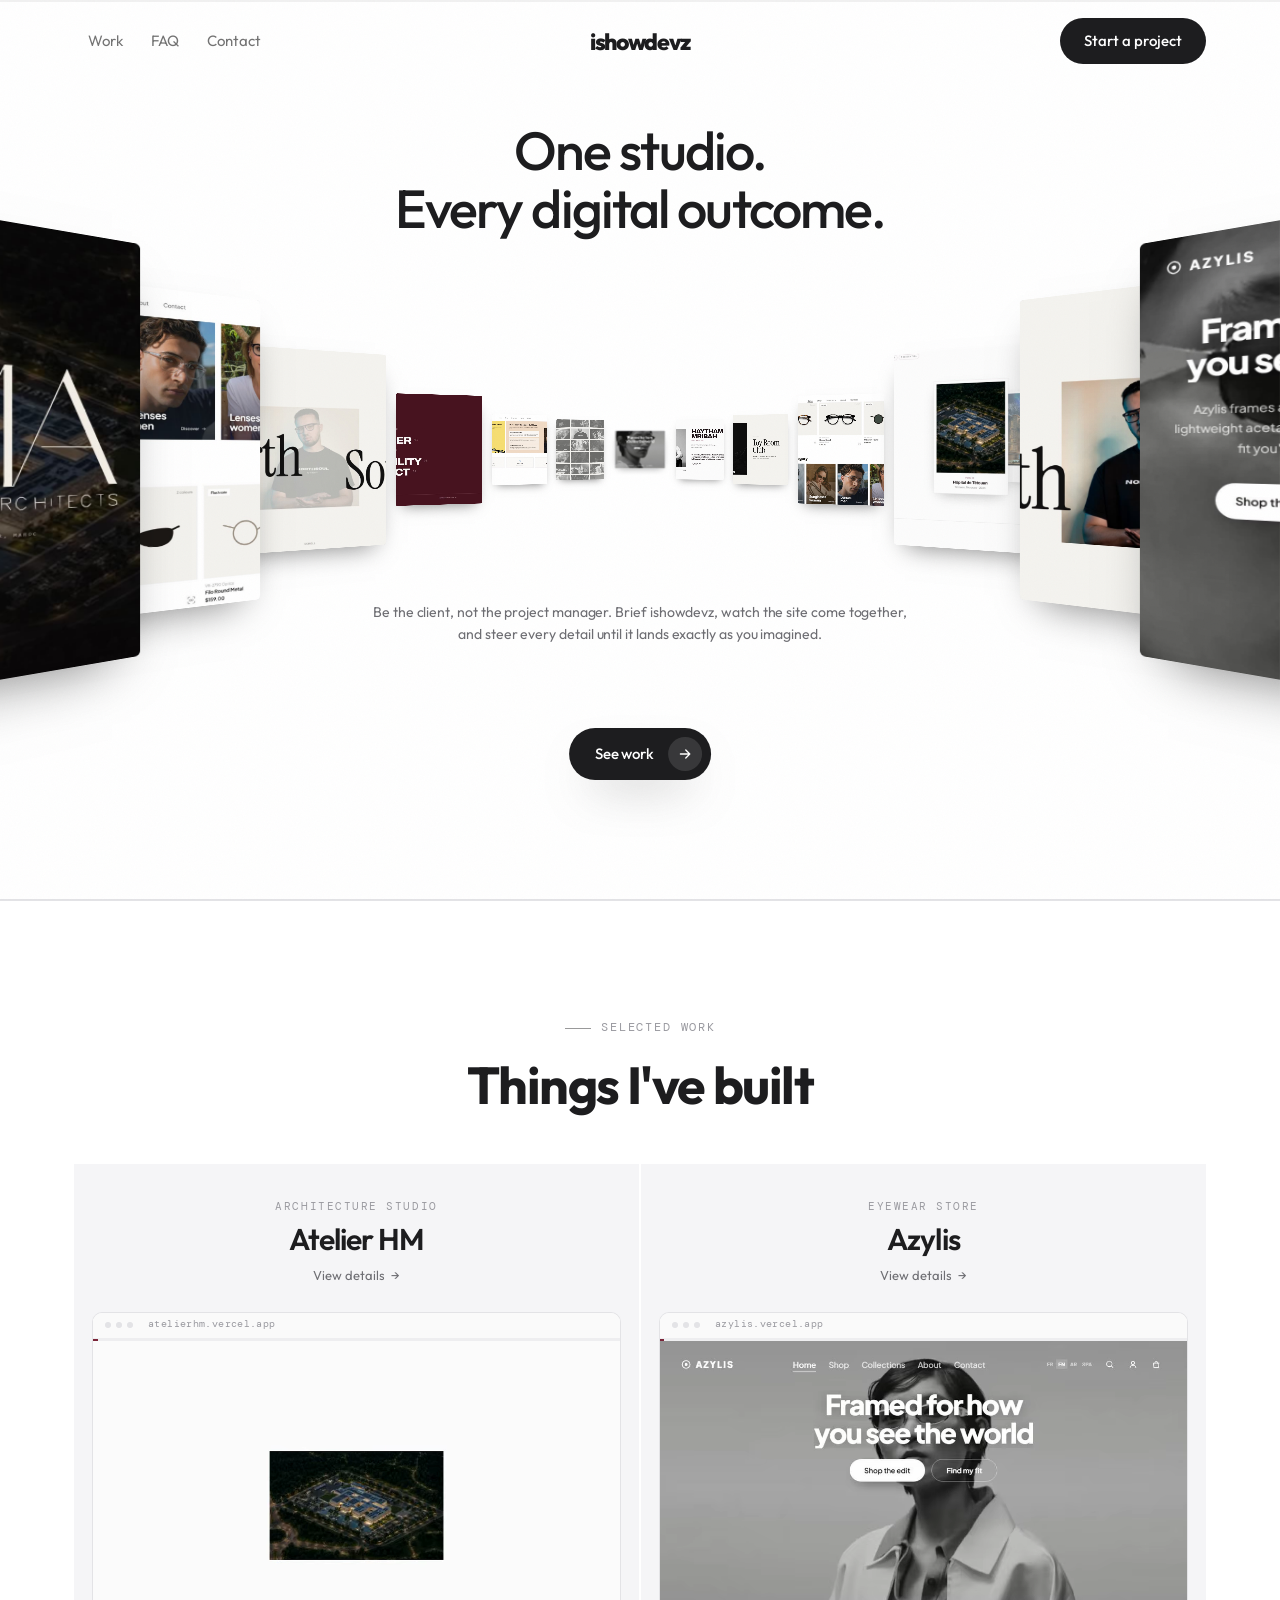
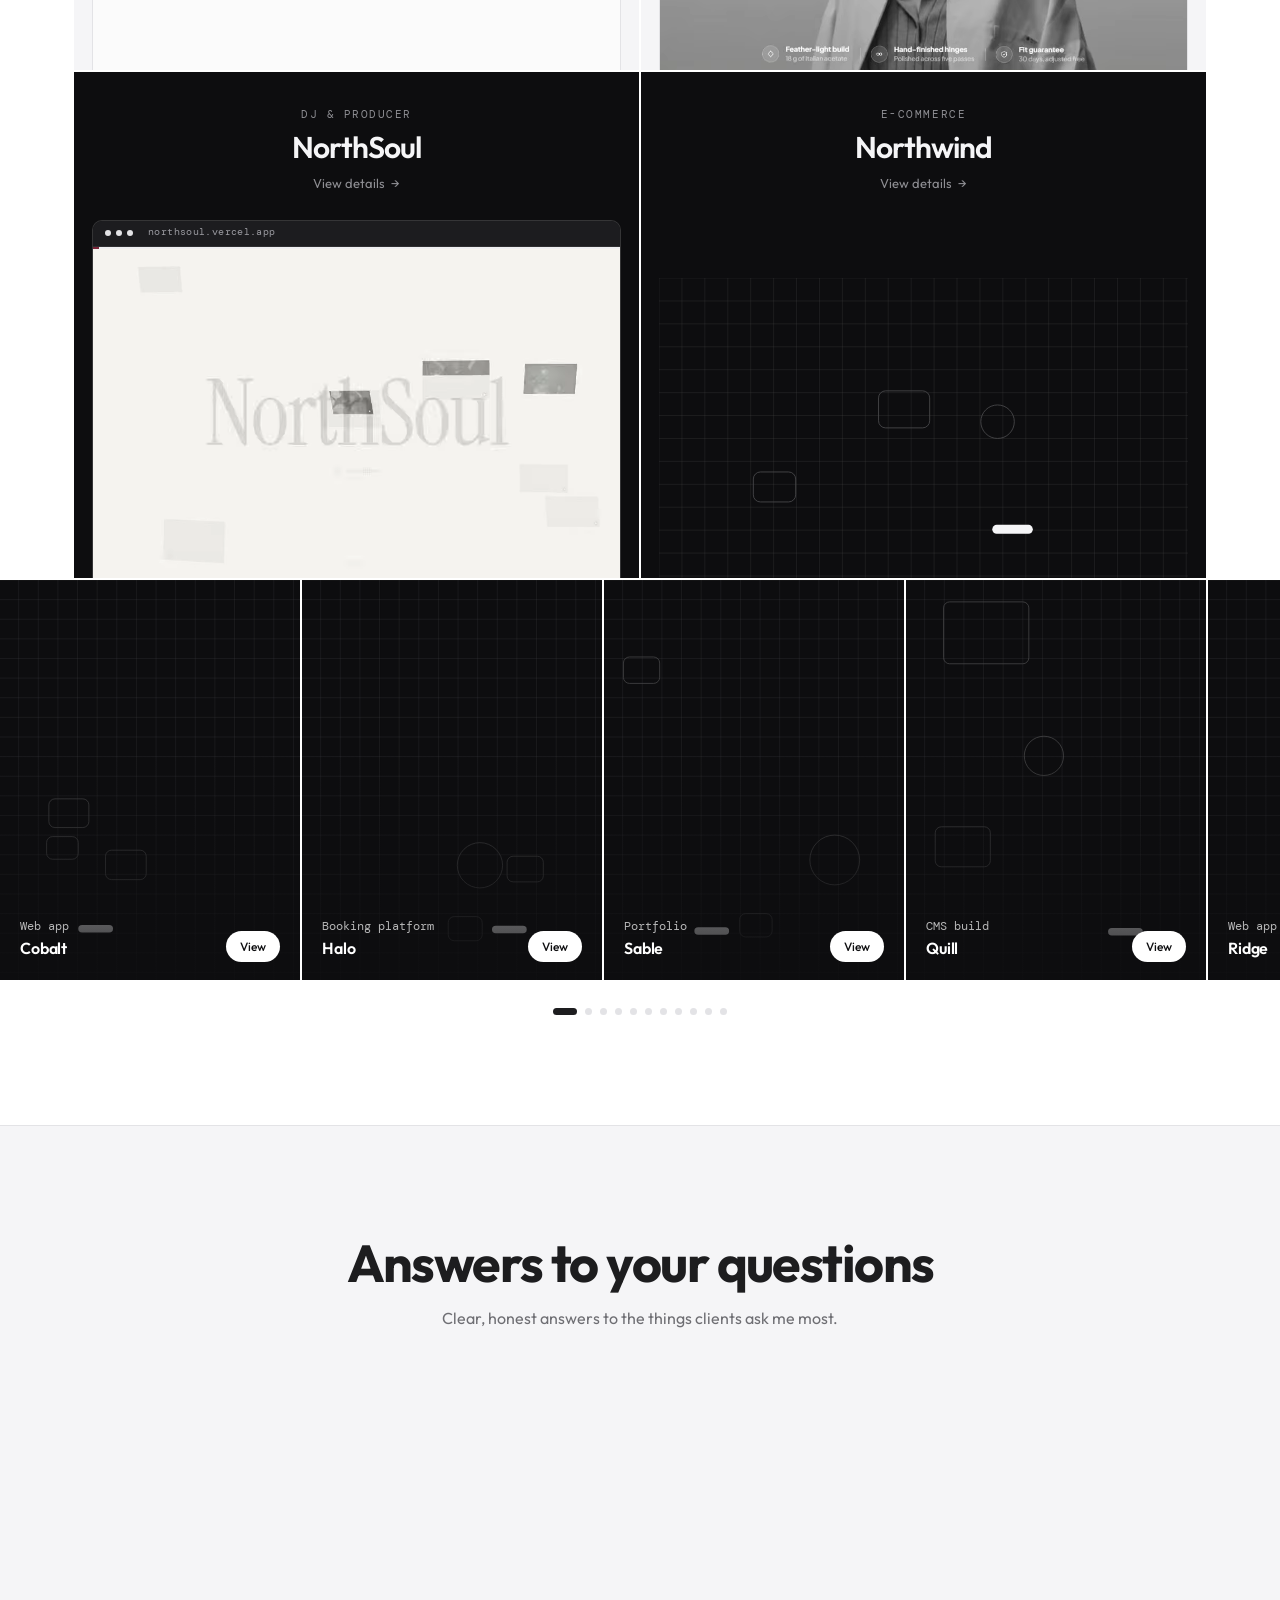
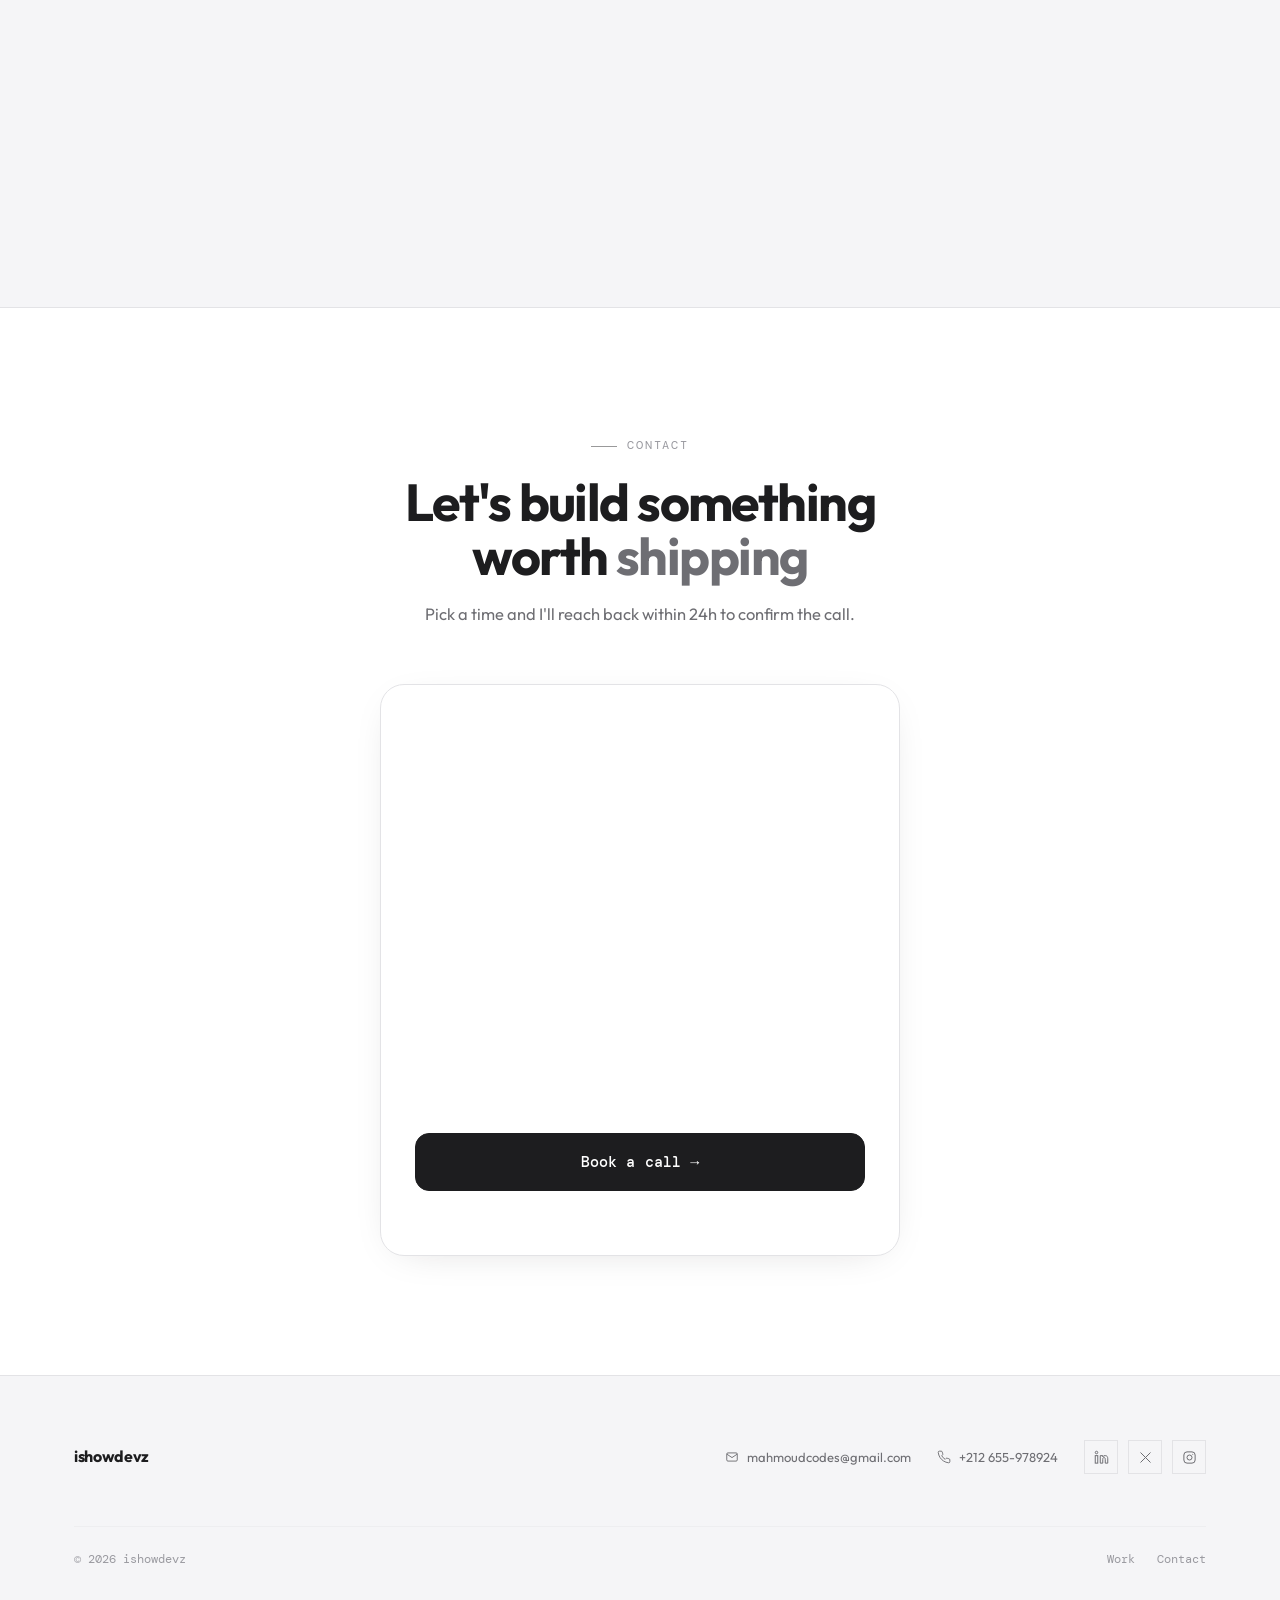
<file: index.html>
<!DOCTYPE html>
<html lang="en">

<head>
<meta charset="UTF-8">
<meta name="viewport" content="width=device-width, initial-scale=1.0">
<title>ishowdevz — Web design + development</title>
<meta name="description" content="ishowdevz is a web design and development studio — sites and products built end to end, from the first sketch to launch.">
<link rel="preconnect" href="https://fonts.googleapis.com">
<link rel="preconnect" href="https://fonts.gstatic.com" crossorigin>
<link href="https://fonts.googleapis.com/css2?family=Outfit:wght@300;400;500;600;700;800&family=DM+Mono:wght@400;500&display=swap" rel="stylesheet">
<link rel="stylesheet" href="styles.css">
</head>
<body>

<div class="grain" aria-hidden="true"></div>
<div class="progress-track" aria-hidden="true"><div class="progress-bar" id="progressBar"></div></div>
<div class="cursor-ring" id="cursorRing" aria-hidden="true"></div>
<div class="cursor-dot" id="cursorDot" aria-hidden="true"></div>

<header>
  <nav>
    <div class="nav-links">
      <a href="#work">Work</a>
      <a href="#faq">FAQ</a>
      <a href="#contact">Contact</a>
    </div>
    <a href="#home" class="nav-brand">ishowdevz</a>
    <a href="#contact" class="btn btn-solid nav-cta" data-magnetic>Start a project</a>
  </nav>
</header>

<main>
  <!-- ============ HERO ============ -->
  <section class="hero" id="home" aria-label="ishowdevz — web design and development">

    <h1 class="hz-title">One studio.<br>Every digital outcome.</h1>

    <!-- the work, receding down a corridor on both sides -->
    <div class="hz-tunnel" aria-hidden="true">
      <div class="hz-ring">
        <div class="slot" style="--i:-6;--x:-700px;--z:0px;--ry:52deg;--w:380px;--h:480px"><figure class="card"><img src="assets/projects/atelierhm/hero.jpg" alt=""></figure></div>
        <div class="slot" style="--i:-5;--x:-742px;--z:-409px;--ry:46deg;--w:380px;--h:480px"><figure class="card"><img src="assets/projects/azylis/cats.jpg" alt=""></figure></div>
        <div class="slot" style="--i:-4;--x:-792px;--z:-1260px;--ry:38deg;--w:380px;--h:480px"><figure class="card"><img src="assets/projects/northsoul/split.jpg" alt=""></figure></div>
        <div class="slot" style="--i:-3;--x:-873px;--z:-3027px;--ry:28deg;--w:380px;--h:480px"><figure class="card"><img src="assets/projects/atelierhm/menu.jpg" alt=""></figure></div>
        <div class="slot" style="--i:-2;--x:-823px;--z:-5271px;--ry:18deg;--w:380px;--h:480px"><figure class="card"><img src="assets/projects/azylis/fit.jpg" alt=""></figure></div>
        <div class="slot" style="--i:-1;--x:-480px;--z:-6300px;--ry:10deg;--w:380px;--h:480px"><figure class="card"><img src="assets/projects/northsoul/wall.jpg" alt=""></figure></div>
        <div class="slot" style="--i:0;--x:0px;--z:-6300px;--ry:0deg;--w:400px;--h:300px"><figure class="card"><img src="assets/projects/azylis/hero.jpg" alt=""></figure></div>
        <div class="slot" style="--i:1;--x:480px;--z:-6300px;--ry:-10deg;--w:380px;--h:480px"><figure class="card"><img src="assets/projects/atelierhm/founder.jpg" alt=""></figure></div>
        <div class="slot" style="--i:2;--x:823px;--z:-5271px;--ry:-18deg;--w:380px;--h:480px"><figure class="card"><img src="assets/projects/northsoul/book.jpg" alt=""></figure></div>
        <div class="slot" style="--i:3;--x:873px;--z:-3027px;--ry:-28deg;--w:380px;--h:480px"><figure class="card"><img src="assets/projects/azylis/rails.jpg" alt=""></figure></div>
        <div class="slot" style="--i:4;--x:792px;--z:-1260px;--ry:-38deg;--w:380px;--h:480px"><figure class="card"><img src="assets/projects/atelierhm/work.jpg" alt=""></figure></div>
        <div class="slot" style="--i:5;--x:742px;--z:-409px;--ry:-46deg;--w:380px;--h:480px"><figure class="card"><img src="assets/projects/northsoul/about.jpg" alt=""></figure></div>
        <div class="slot" style="--i:6;--x:700px;--z:0px;--ry:-52deg;--w:380px;--h:480px"><figure class="card"><img src="assets/projects/azylis/mobile.jpg" alt=""></figure></div>
      </div>
    </div>

    <p class="hz-lede">Be the client, not the project manager. Brief ishowdevz, watch the site come together,<br>and steer every detail until it lands exactly as you imagined.</p>

    <a href="#work" class="hz-prompt">
      <span>See work</span>
      <i aria-hidden="true"><svg viewBox="0 0 24 24" fill="none" stroke="currentColor" stroke-width="2" stroke-linecap="round" stroke-linejoin="round"><path d="M5 12h14M13 6l6 6-6 6"/></svg></i>
    </a>

  </section>


  <!-- ============ WORK ============ -->
  <section class="work" id="work">
    <div class="wrap">
      <div class="sec-head">
        <div class="tag reveal">Selected work</div>
        <h2 class="reveal" style="--d:.06s">Things I've built</h2>
      </div>

      <div class="work-tiles" id="workTiles"></div>
    </div>

    <div class="rail-wrap">
      <div class="rail" id="workRail"></div>
      <div class="rail-dots" id="railDots" role="tablist" aria-label="Browse projects"></div>
    </div>
  </section>

  <!-- ============ FAQ ============ -->
  <!-- Placeholder answers — rewrite the copy inside each <p> whenever you like. -->
  <section class="faq" id="faq">
    <div class="wrap">
      <div class="faq-head">
        <h2 class="reveal">Answers to your questions</h2>
        <p class="reveal" style="--d:.08s">Clear, honest answers to the things clients ask me most.</p>
      </div>

      <div class="faq-list" id="faqList">
        <div class="faq-item" style="--d:0.00s">
          <button type="button" class="faq-q" aria-expanded="false" id="faq-q0" aria-controls="faq-a0">
            What type of websites do you build?
            <span class="faq-sign" aria-hidden="true"></span>
          </button>
          <div class="faq-a" id="faq-a0" role="region" aria-labelledby="faq-q0">
            <p>Marketing sites, portfolios, dashboards, e-commerce stores and custom web apps — anything that runs in a browser. If it needs a backend, authentication or payments, I build that side too.</p>
          </div>
        </div>
        <div class="faq-item" style="--d:0.07s">
          <button type="button" class="faq-q" aria-expanded="false" id="faq-q1" aria-controls="faq-a1">
            How long does a typical project take?
            <span class="faq-sign" aria-hidden="true"></span>
          </button>
          <div class="faq-a" id="faq-a1" role="region" aria-labelledby="faq-q1">
            <p>A focused landing page is usually one to two weeks. A full multi-page site with a CMS runs three to five weeks. Larger applications depend on scope — I'll give you a realistic timeline before any work starts.</p>
          </div>
        </div>
        <div class="faq-item" style="--d:0.14s">
          <button type="button" class="faq-q" aria-expanded="false" id="faq-q2" aria-controls="faq-a2">
            Can you work with our existing brand identity?
            <span class="faq-sign" aria-hidden="true"></span>
          </button>
          <div class="faq-a" id="faq-a2" role="region" aria-labelledby="faq-q2">
            <p>Yes. If you already have a logo, palette, typefaces or a design system, I'll build to it exactly. If you only have fragments, I can extend them into something consistent across the site.</p>
          </div>
        </div>
        <div class="faq-item" style="--d:0.21s">
          <button type="button" class="faq-q" aria-expanded="false" id="faq-q3" aria-controls="faq-a3">
            Do you handle SEO and conversions too?
            <span class="faq-sign" aria-hidden="true"></span>
          </button>
          <div class="faq-a" id="faq-a3" role="region" aria-labelledby="faq-q3">
            <p>The technical foundation comes as standard — semantic markup, fast load times, metadata, sitemaps and accessibility. For conversions I'll advise on page structure and calls to action, though ongoing content and ad strategy are outside what I do.</p>
          </div>
        </div>
        <div class="faq-item" style="--d:0.28s">
          <button type="button" class="faq-q" aria-expanded="false" id="faq-q4" aria-controls="faq-a4">
            What happens after launch?
            <span class="faq-sign" aria-hidden="true"></span>
          </button>
          <div class="faq-a" id="faq-a4" role="region" aria-labelledby="faq-q4">
            <p>You get the full codebase and a walkthrough of how to run it. I stay available for fixes for a period after launch, and I can take on ongoing maintenance or new features as a separate arrangement.</p>
          </div>
        </div>
      </div>
    </div>
  </section>

  <!-- ============ CONTACT ============ -->
  <section class="cta" id="contact">
    <div class="wrap">

      <div class="contact-head">
        <div class="tag reveal">Contact</div>
        <h2 class="reveal" style="--d:.06s">Let's build something<br>worth <span class="hl">shipping</span></h2>
        <p class="reveal" style="--d:.12s">Pick a time and I'll reach back within 24h to confirm the call.</p>
      </div>

      <div class="meet-card-wrap reveal" style="--d:.16s">
        <div class="meet-card-solo">

          <div class="meet-head">
            <div class="meet-avatar">
              <img src="[data-uri]" alt="Mahmoud Hamidoun">
            </div>
            <div>
              <div class="meet-name">Mahmoud Hamidoun</div>
              <div class="meet-role">Full-stack developer</div>
            </div>
          </div>

          <h3 class="meet-title">30 min intro call</h3>
          <p class="meet-sub">A short call to see if we're a fit.</p>

          <ul class="meet-points">
            <li>Introduce how I work</li>
            <li>Clarify your project's needs and constraints</li>
            <li>Share relevant work and agree the next step</li>
          </ul>

          <ul class="meet-meta">
            <li>
              <svg viewBox="0 0 24 24" fill="none" stroke="currentColor" stroke-width="1.7"><circle cx="12" cy="12" r="10"/><polyline points="12 6 12 12 16 14"/></svg>
              30 minutes
            </li>
            <li>
              <svg viewBox="0 0 24 24" fill="none" stroke="currentColor" stroke-width="1.7"><rect x="3" y="4" width="18" height="16" rx="2"/><path d="M16 2v4M8 2v4M3 10h18"/></svg>
              Google Meet
            </li>
            <li>
              <svg viewBox="0 0 24 24" fill="none" stroke="currentColor" stroke-width="1.7"><circle cx="12" cy="12" r="10"/><path d="M2 12h20M12 2a15.3 15.3 0 0 1 4 10 15.3 15.3 0 0 1-4 10 15.3 15.3 0 0 1-4-10 15.3 15.3 0 0 1 4-10z"/></svg>
              Africa/Tangier
            </li>
          </ul>

          <a href="mailto:mahmoudcodes@gmail.com?subject=30-min%20intro%20call%20request&body=Hi%20Mahmoud%2C%0A%0AI%E2%80%99d%20like%20to%20book%20a%2030-minute%20intro%20call%20on%20Google%20Meet.%0A%0A---%20About%20my%20project%20---%0A%0A%F0%9F%92%A1%20What%20I%E2%80%99m%20building%3A%0A(describe%20your%20idea%20here)%0A%0A%F0%9F%8E%AF%20Main%20goals%20and%20features%3A%0A(what%20should%20the%20finished%20product%20do%3F)%0A%0A%F0%9F%93%85%20My%20availability%20(2%E2%80%933%20time%20slots%2C%20GMT%2B1)%3A%0A-%20Option%201%3A%20%0A-%20Option%202%3A%20%0A-%20Option%203%3A%20%0A%0ALooking%20forward%20to%20speaking%20with%20you.%0A%0ABest%2C%0A(your%20name)" class="btn btn-solid meet-btn-solo">Book a call →</a>

          <p class="meet-note">Clicking opens your email with a ready-to-send message — just fill in your details.</p>

        </div>
      </div>

    </div>
  </section>

</main>

<footer>
  <div class="wrap">
    <div class="foot-top">
      <a href="#home" class="foot-brand">ishowdevz</a>
      <div class="foot-contact">
        <a href="mailto:mahmoudcodes@gmail.com" class="foot-mail">
          <svg viewBox="0 0 24 24" fill="none" stroke="currentColor" stroke-width="1.6" aria-hidden="true"><rect x="3" y="5" width="18" height="14" rx="2"/><path d="m3 7 9 6 9-6"/></svg>
          mahmoudcodes@gmail.com
        </a>
        <a href="tel:+212655978924" class="foot-mail">
          <svg viewBox="0 0 24 24" fill="none" stroke="currentColor" stroke-width="1.6" aria-hidden="true"><path d="M22 16.92v3a2 2 0 0 1-2.18 2 19.79 19.79 0 0 1-8.63-3.07 19.5 19.5 0 0 1-6-6 19.79 19.79 0 0 1-3.07-8.67A2 2 0 0 1 4.11 2h3a2 2 0 0 1 2 1.72c.13.96.36 1.9.7 2.81a2 2 0 0 1-.45 2.11L8.09 9.91a16 16 0 0 0 6 6l1.27-1.27a2 2 0 0 1 2.11-.45c.91.34 1.85.57 2.81.7A2 2 0 0 1 22 16.92Z"/></svg>
          +212 655-978924
        </a>
        <div class="socials">
          <a href="#" aria-label="LinkedIn"><svg viewBox="0 0 24 24" fill="none" stroke="currentColor" stroke-width="1.6"><rect x="2" y="9" width="4" height="12"/><circle cx="4" cy="4" r="2"/><path d="M10 9h4v2a4 4 0 0 1 4-2c3 0 4 2 4 5v7h-4v-6c0-1.5-.5-3-2-3s-2 1.5-2 3v6h-4z"/></svg></a>
          <a href="#" aria-label="X"><svg viewBox="0 0 24 24" fill="none" stroke="currentColor" stroke-width="1.6"><path d="m4 4 16 16M20 4 4 20"/></svg></a>
          <a href="#" aria-label="Instagram"><svg viewBox="0 0 24 24" fill="none" stroke="currentColor" stroke-width="1.6"><rect x="3" y="3" width="18" height="18" rx="5"/><circle cx="12" cy="12" r="4"/><circle cx="17.3" cy="6.7" r=".7" fill="currentColor" stroke="none"/></svg></a>
        </div>
      </div>
    </div>
    <div class="foot-bottom">
      <span>© 2026 ishowdevz</span>
      <div class="foot-links">
        <a href="#work">Work</a>
          <a href="#contact">Contact</a>
      </div>
    </div>
  </div>
</footer>

<script src="projects-data.js"></script>
<script src="script.js"></script>
</body>
</html>
</file>
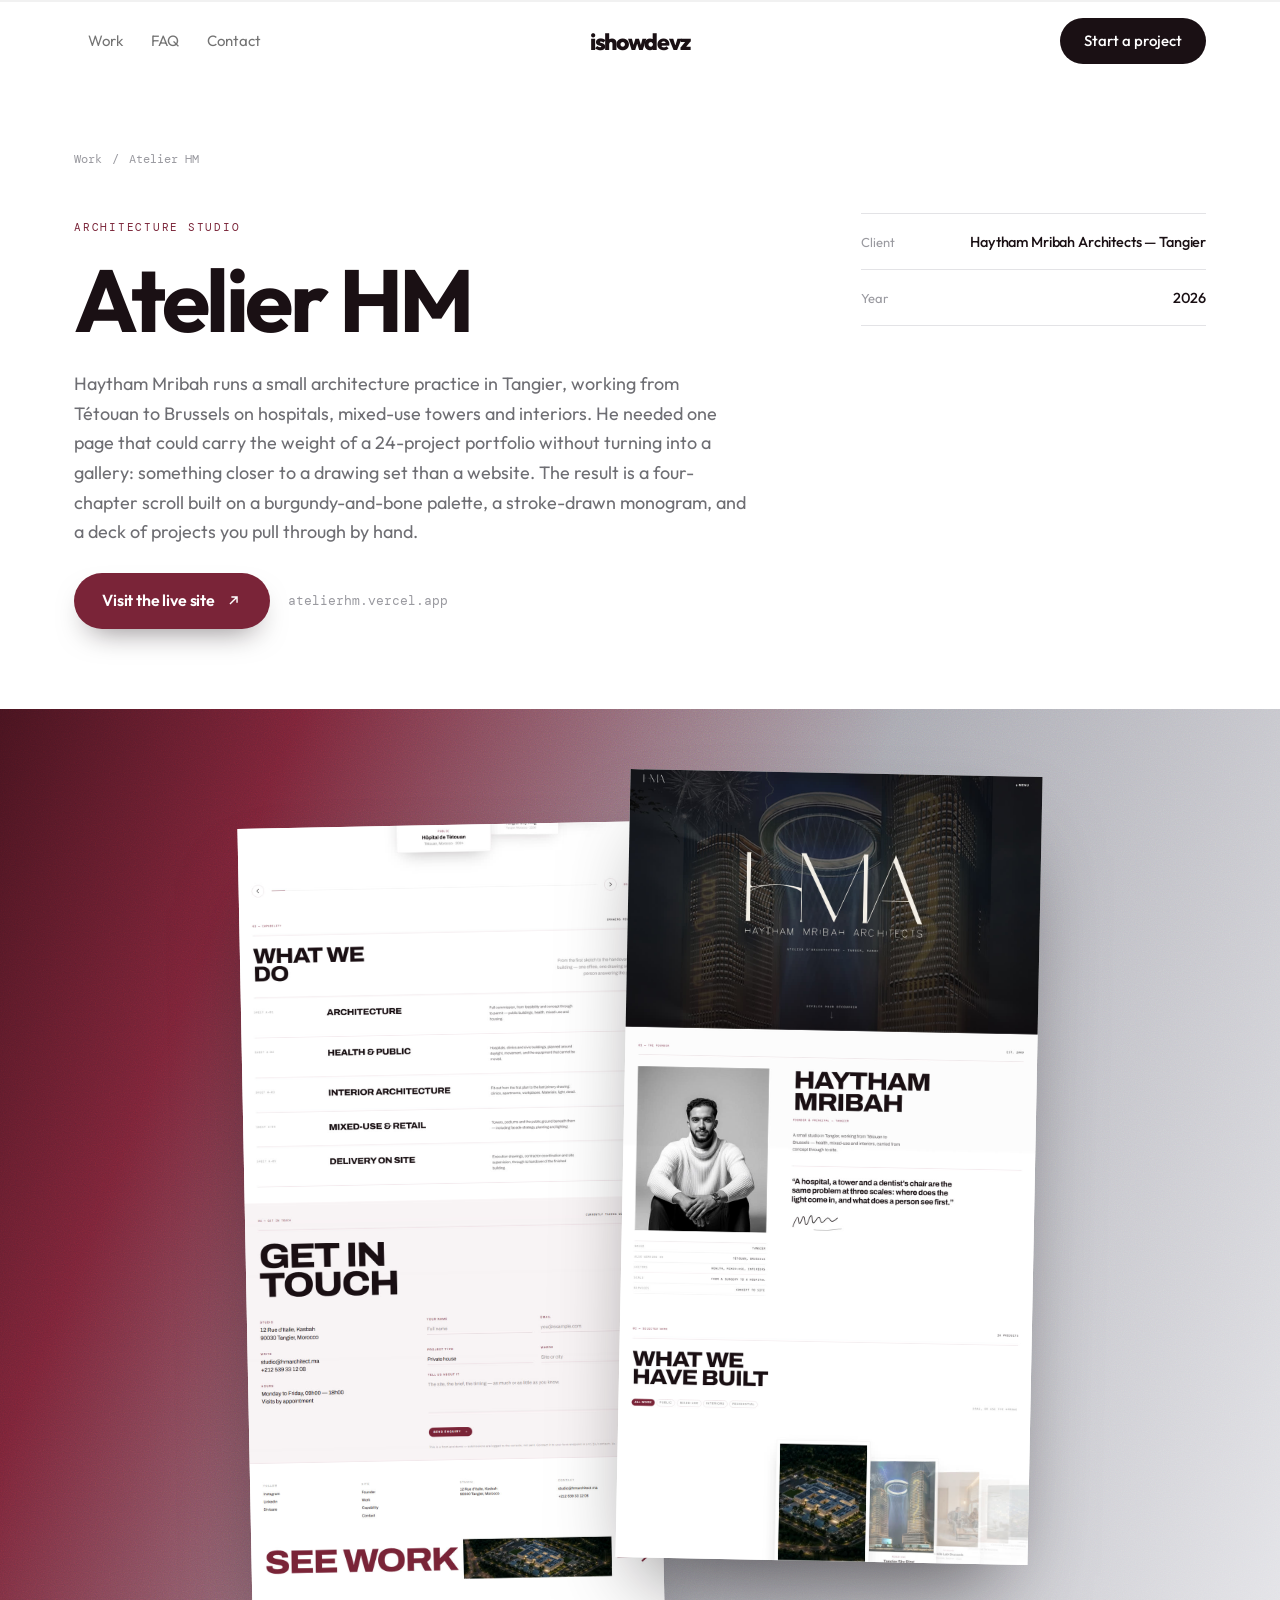
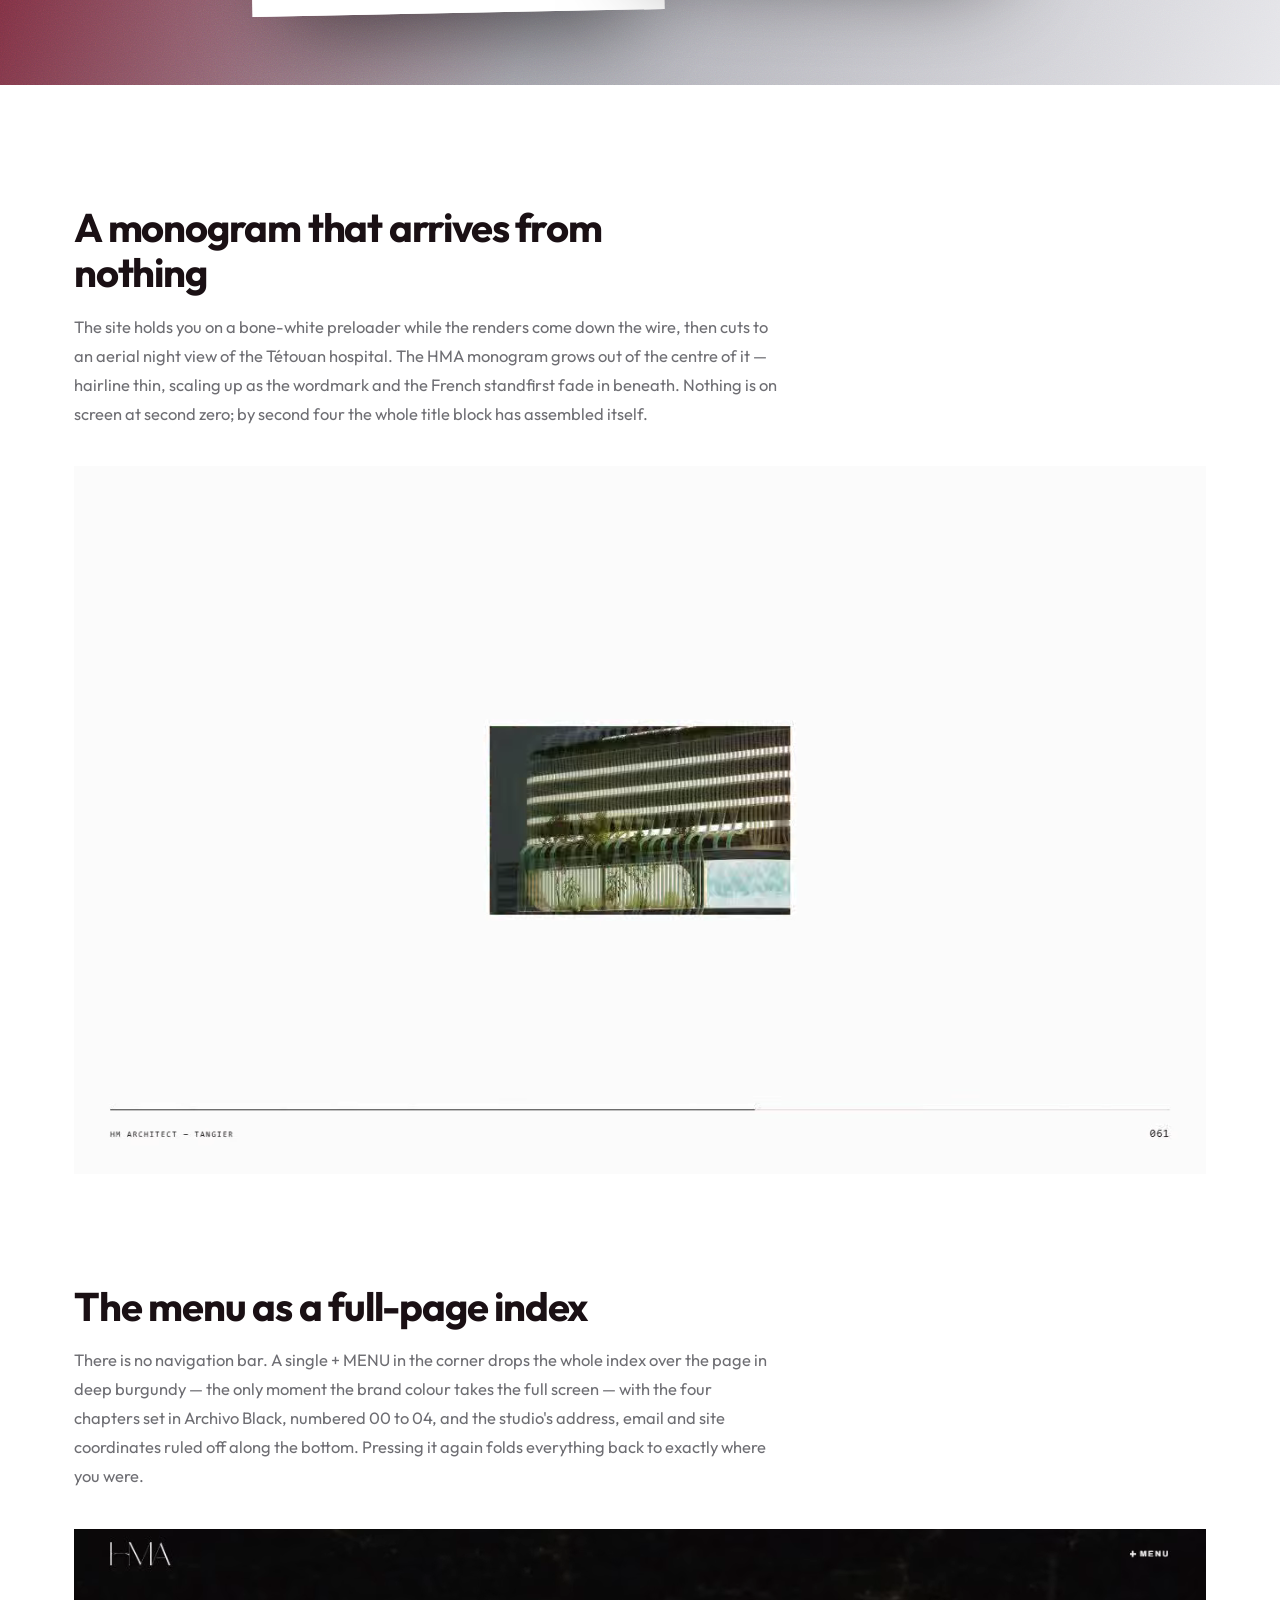
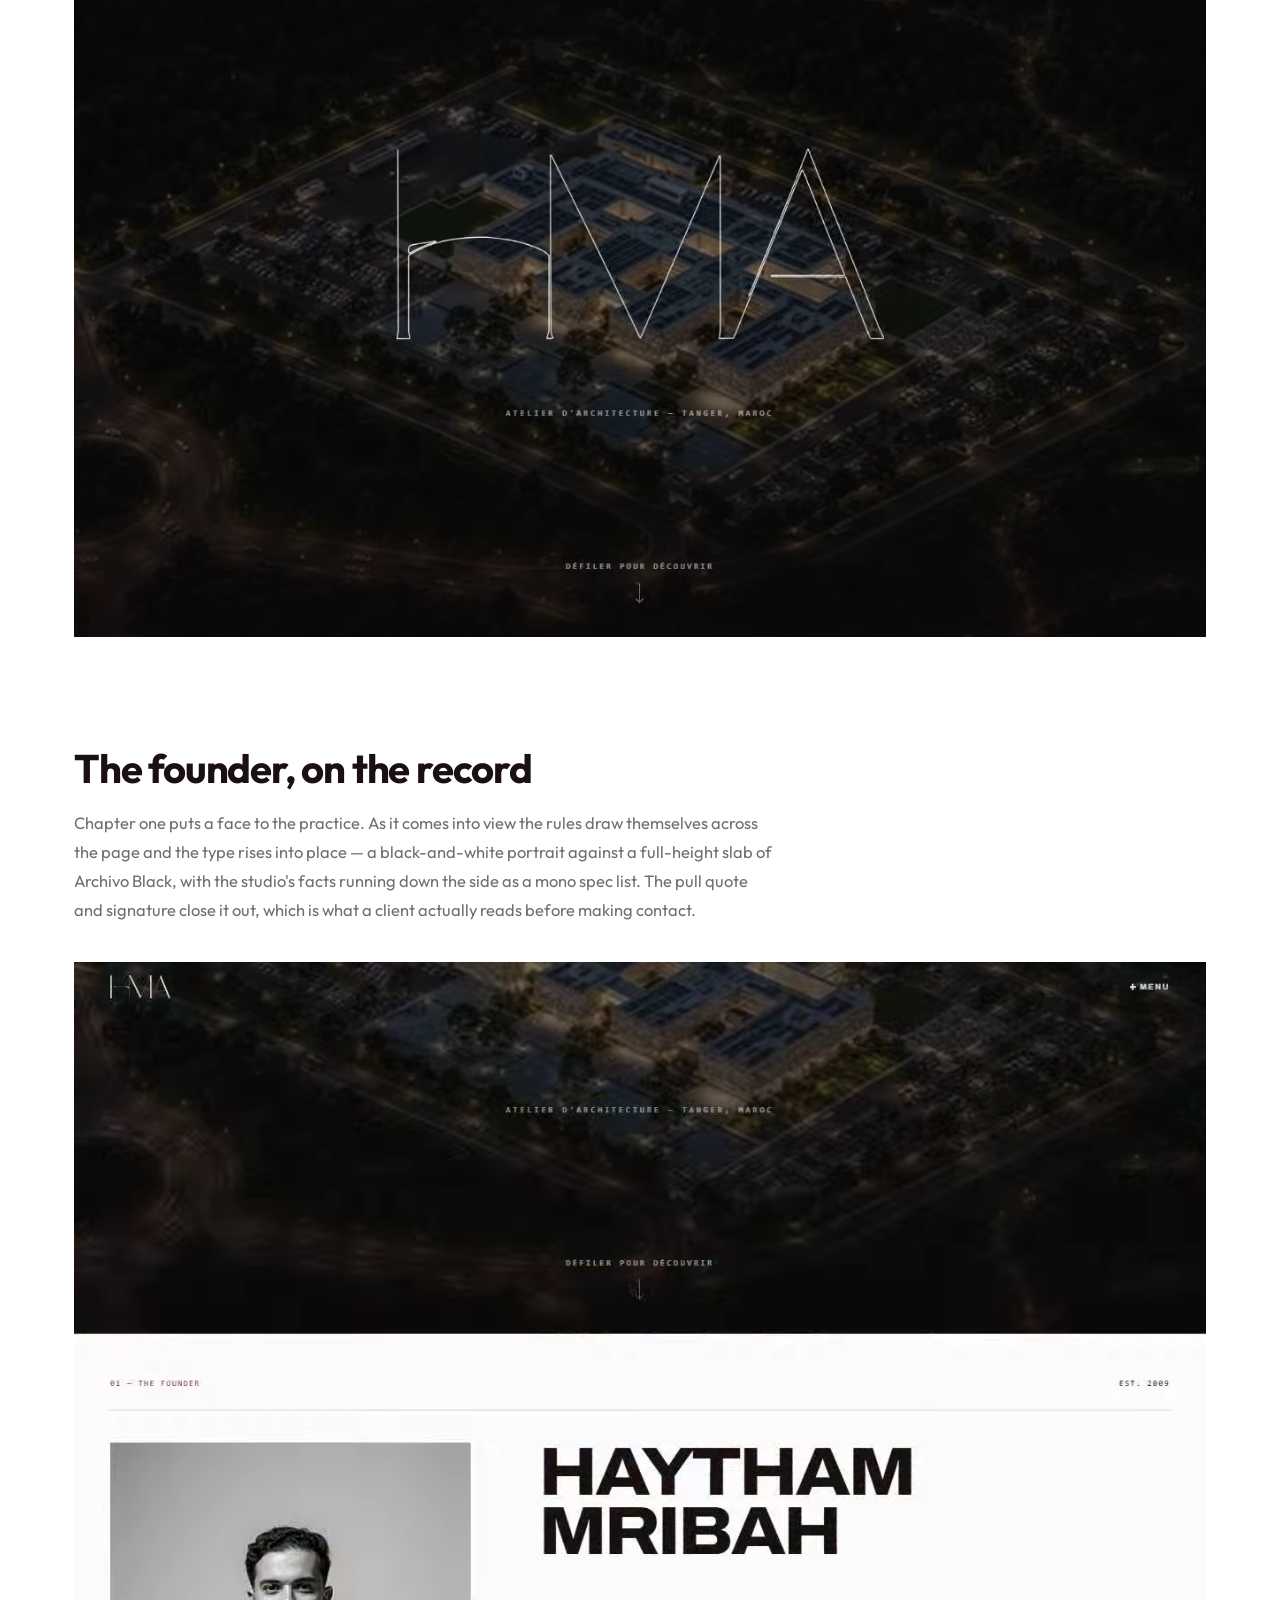
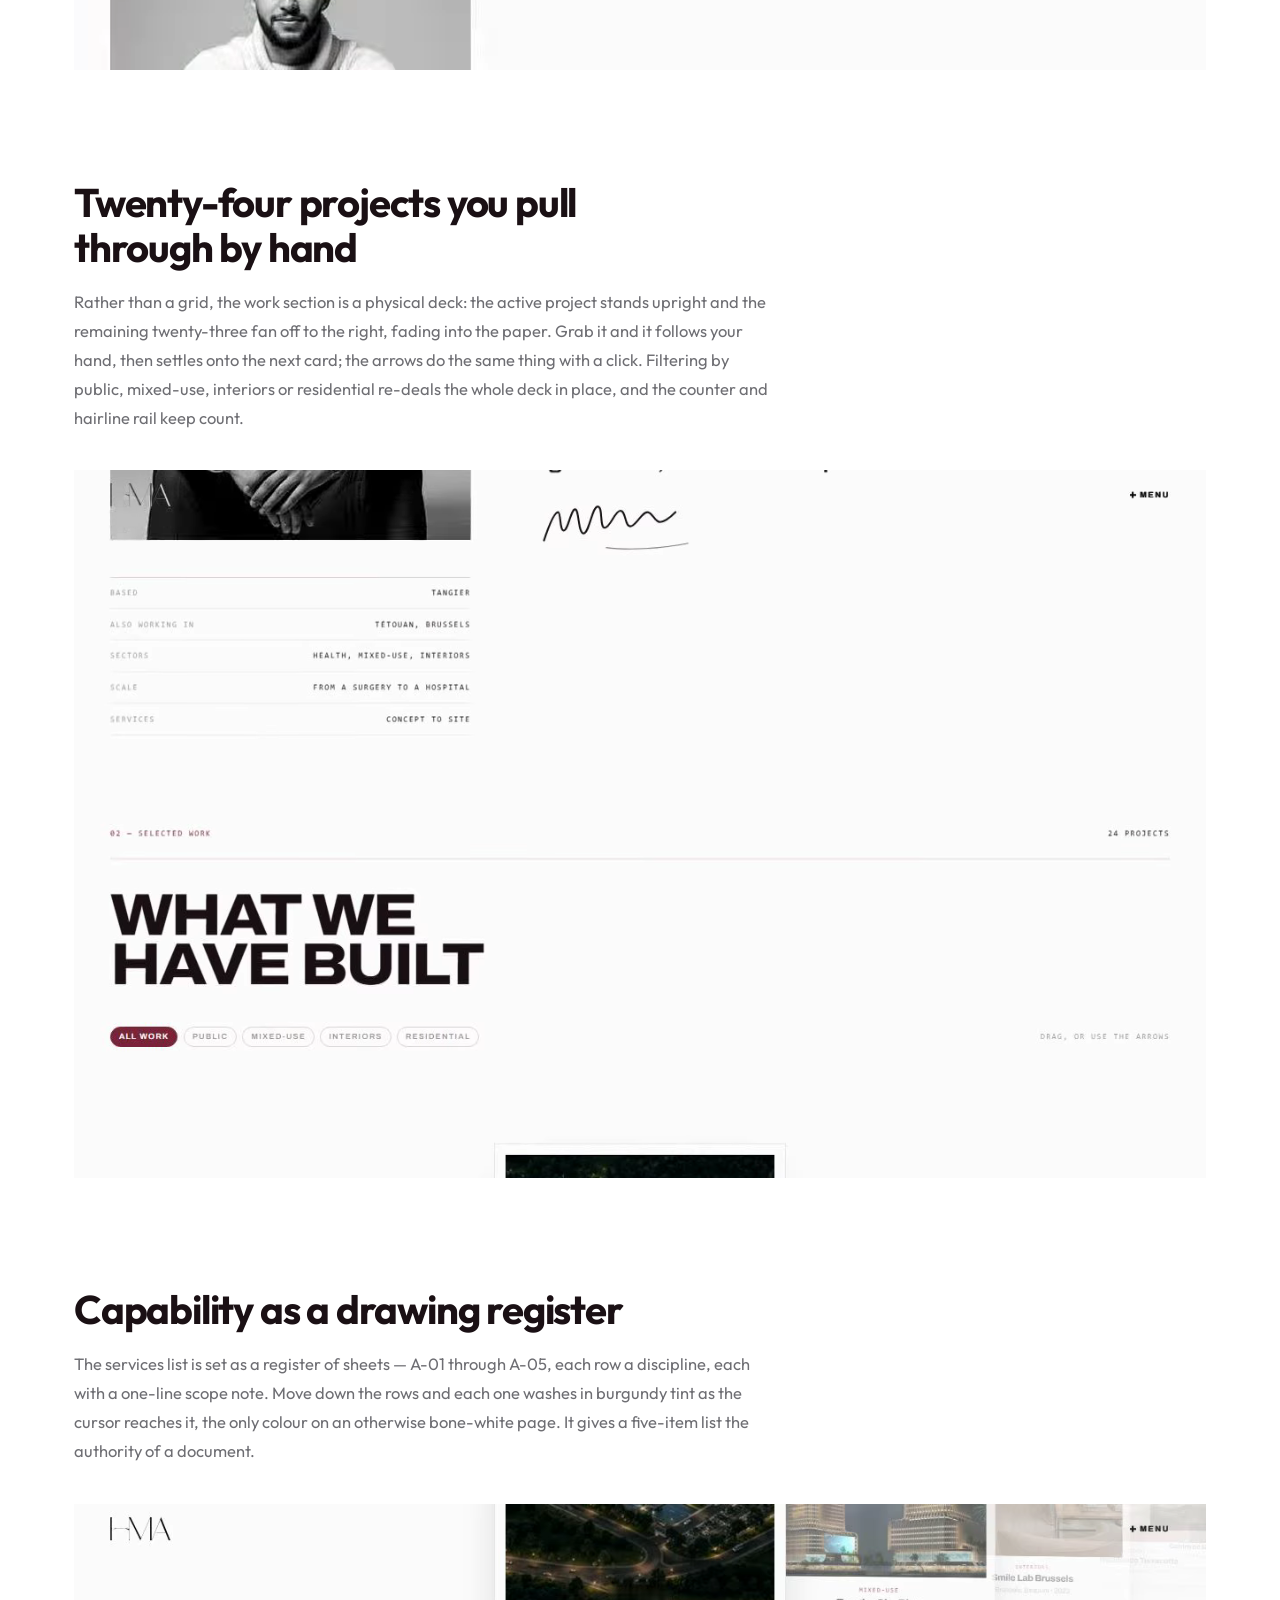
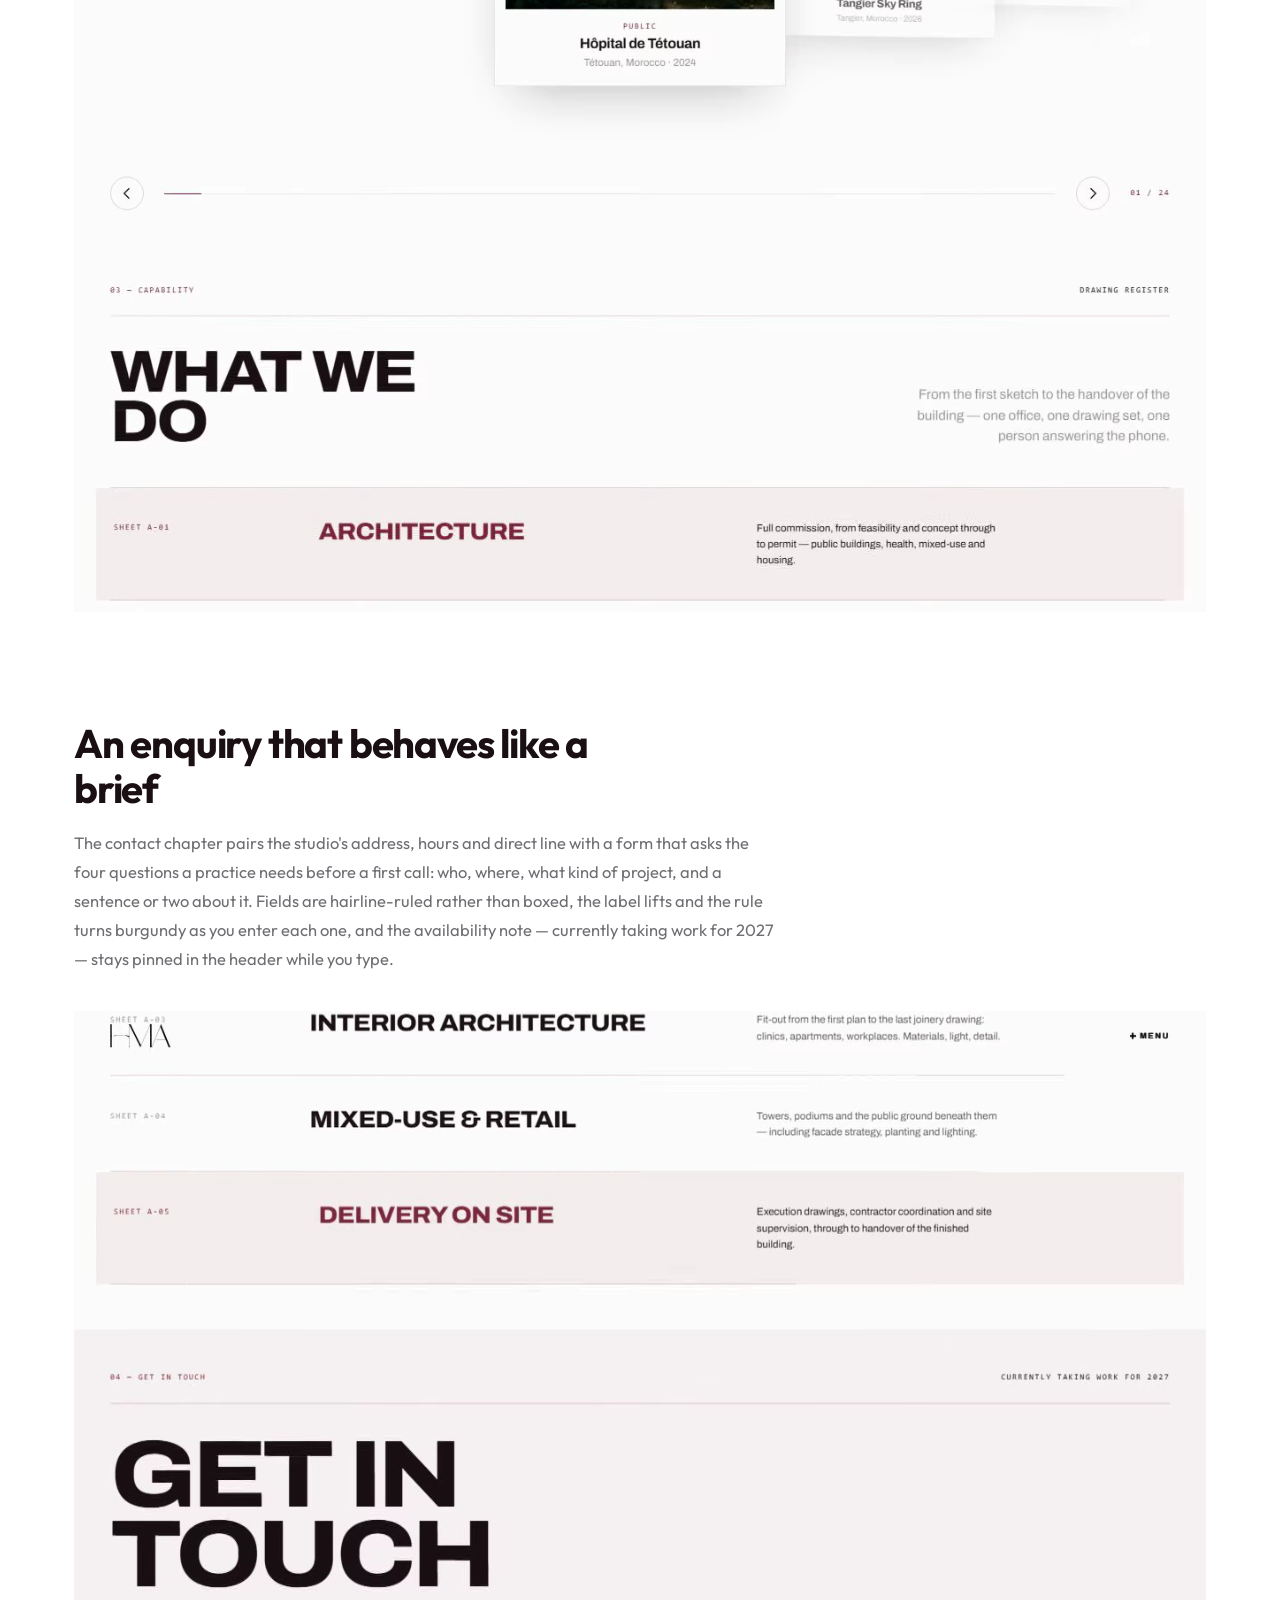
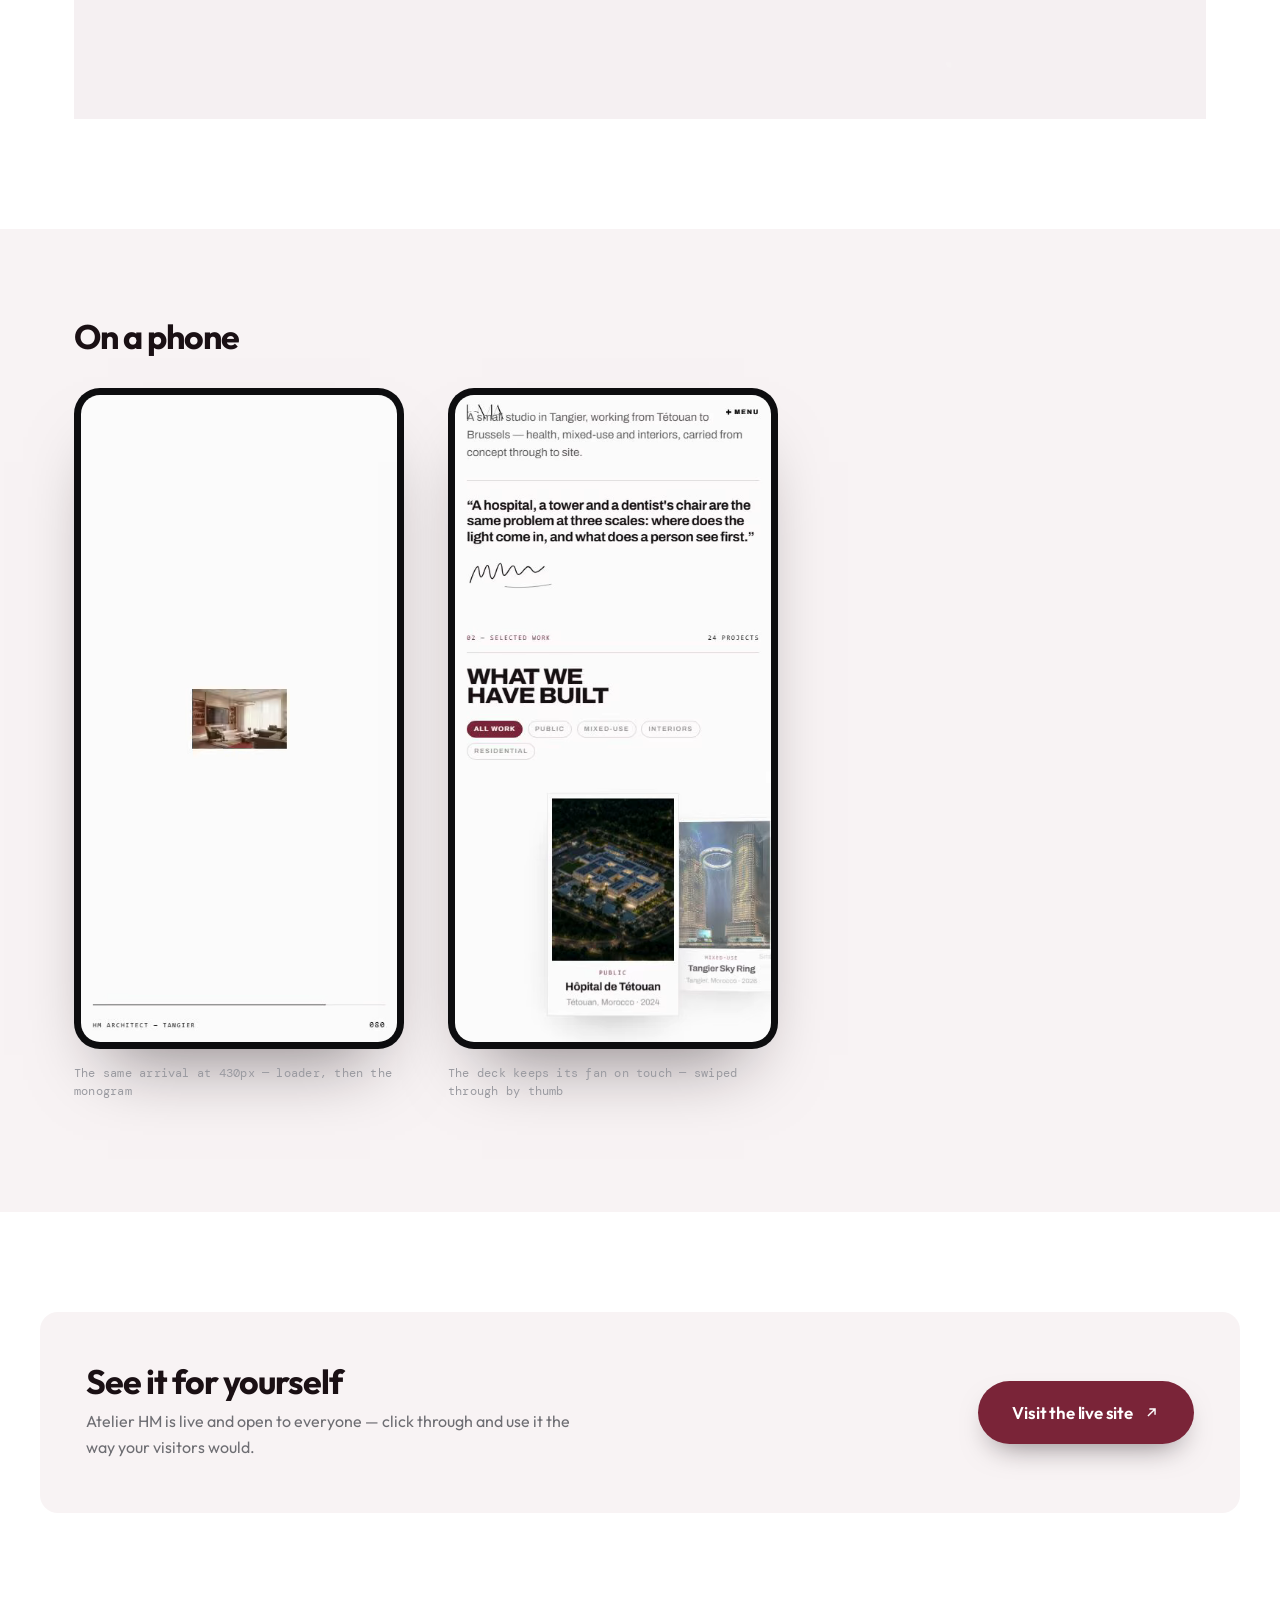
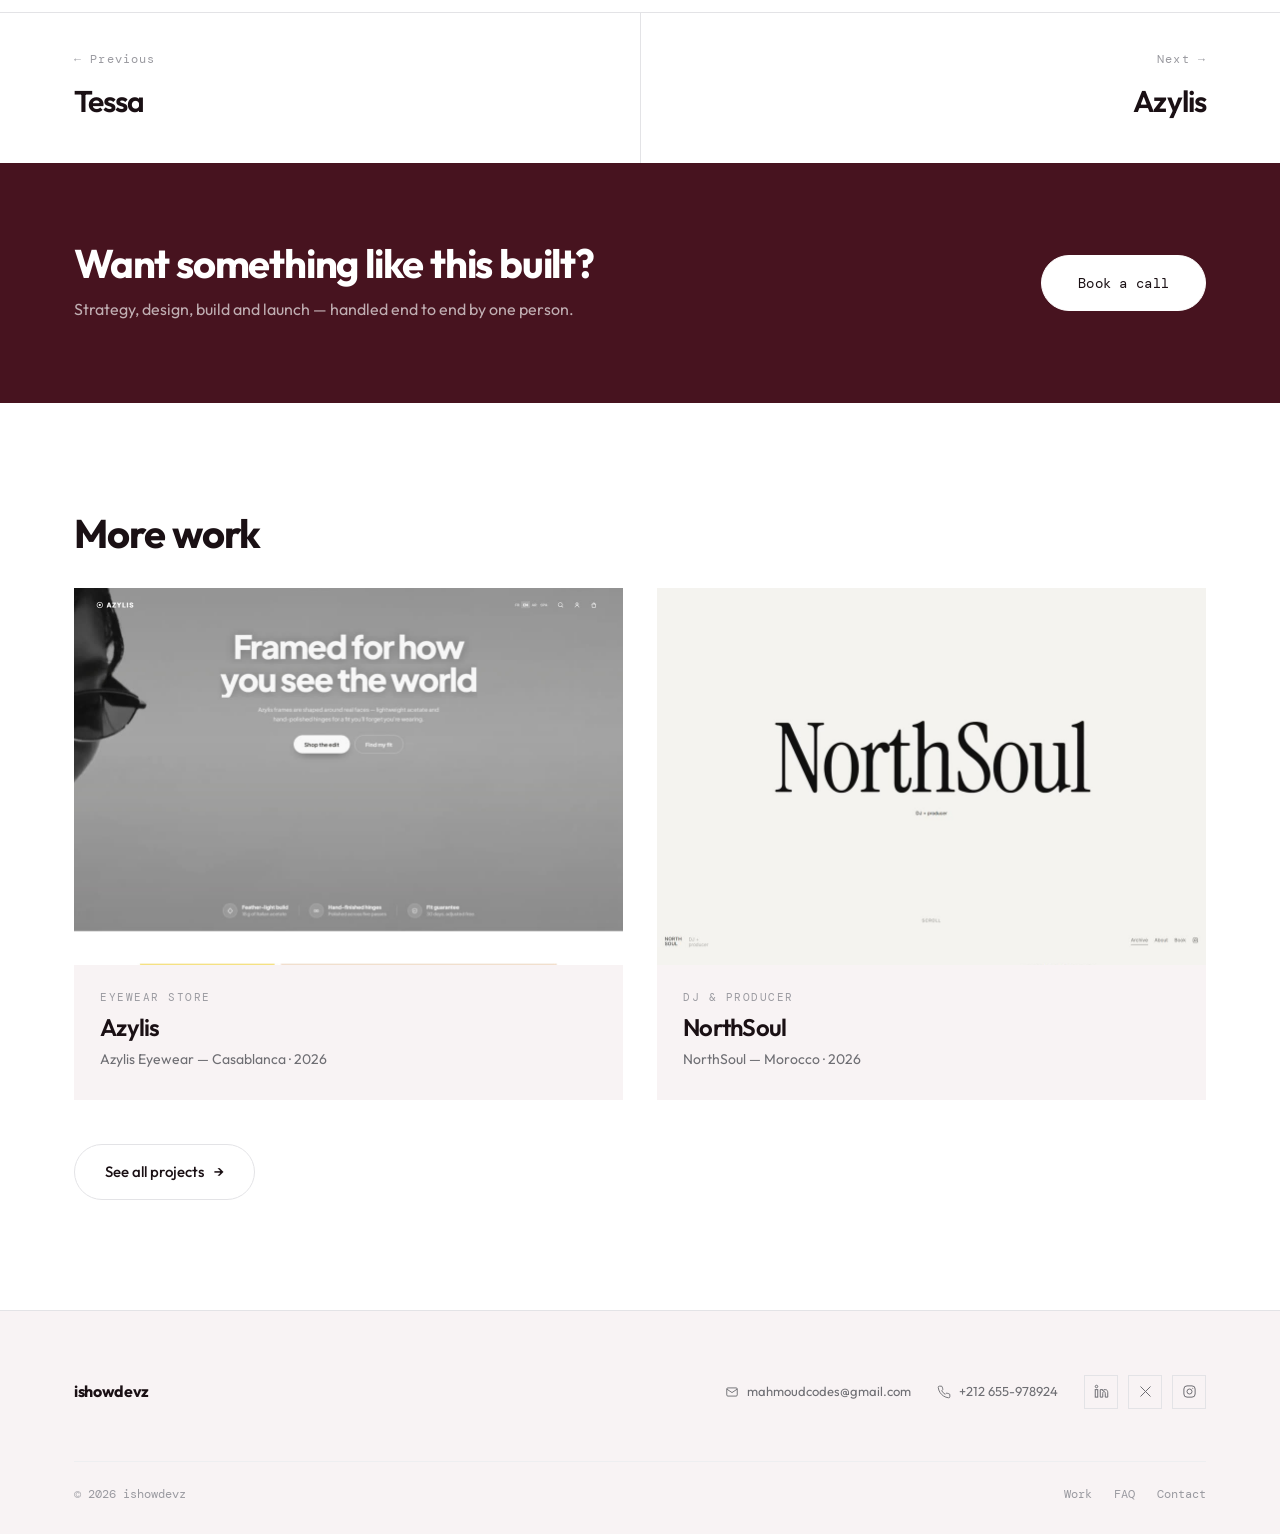
<file: project.html>
<!DOCTYPE html>
<html lang="en">
<head>
<meta charset="UTF-8">
<meta name="viewport" content="width=device-width, initial-scale=1.0">
<title>Project — ishowdevz</title>
<link rel="preconnect" href="https://fonts.googleapis.com">
<link rel="preconnect" href="https://fonts.gstatic.com" crossorigin>
<link href="https://fonts.googleapis.com/css2?family=Outfit:wght@300;400;500;600;700&family=DM+Mono:wght@400;500&display=swap" rel="stylesheet">
<link rel="stylesheet" href="styles.css">
</head>
<body class="case-page">

<div class="progress-track" aria-hidden="true"><div class="progress-bar" id="progressBar"></div></div>

<header>
  <nav>
    <div class="nav-links">
      <a href="index.html#work">Work</a>
      <a href="index.html#faq">FAQ</a>
      <a href="index.html#contact">Contact</a>
    </div>
    <a href="index.html" class="nav-brand">ishowdevz</a>
    <a href="index.html#contact" class="btn btn-solid nav-cta">Start a project</a>
  </nav>
</header>

<main id="caseRoot">
  <!-- filled by project.js -->
</main>

<footer>
  <div class="wrap">
    <div class="foot-top">
      <a href="index.html" class="foot-brand">ishowdevz</a>
      <div class="foot-contact">
        <a href="mailto:mahmoudcodes@gmail.com" class="foot-mail">
          <svg viewBox="0 0 24 24" fill="none" stroke="currentColor" stroke-width="1.6" aria-hidden="true"><rect x="3" y="5" width="18" height="14" rx="2"/><path d="m3 7 9 6 9-6"/></svg>
          mahmoudcodes@gmail.com
        </a>
        <a href="tel:+212655978924" class="foot-mail">
          <svg viewBox="0 0 24 24" fill="none" stroke="currentColor" stroke-width="1.6" aria-hidden="true"><path d="M22 16.92v3a2 2 0 0 1-2.18 2 19.79 19.79 0 0 1-8.63-3.07 19.5 19.5 0 0 1-6-6 19.79 19.79 0 0 1-3.07-8.67A2 2 0 0 1 4.11 2h3a2 2 0 0 1 2 1.72c.13.96.36 1.9.7 2.81a2 2 0 0 1-.45 2.11L8.09 9.91a16 16 0 0 0 6 6l1.27-1.27a2 2 0 0 1 2.11-.45c.91.34 1.85.57 2.81.7A2 2 0 0 1 22 16.92Z"/></svg>
          +212 655-978924
        </a>
        <div class="socials">
          <a href="#" aria-label="LinkedIn"><svg viewBox="0 0 24 24" fill="none" stroke="currentColor" stroke-width="1.6"><rect x="2" y="9" width="4" height="12"/><circle cx="4" cy="4" r="2"/><path d="M10 9h4v2a4 4 0 0 1 4-2c3 0 4 2 4 5v7h-4v-6c0-1.5-.5-3-2-3s-2 1.5-2 3v6h-4z"/></svg></a>
          <a href="#" aria-label="X"><svg viewBox="0 0 24 24" fill="none" stroke="currentColor" stroke-width="1.6"><path d="m4 4 16 16M20 4 4 20"/></svg></a>
          <a href="#" aria-label="Instagram"><svg viewBox="0 0 24 24" fill="none" stroke="currentColor" stroke-width="1.6"><rect x="3" y="3" width="18" height="18" rx="5"/><circle cx="12" cy="12" r="4"/><circle cx="17.3" cy="6.7" r=".7" fill="currentColor" stroke="none"/></svg></a>
        </div>
      </div>
    </div>
    <div class="foot-bottom">
      <span>© 2026 ishowdevz</span>
      <div class="foot-links">
        <a href="index.html#work">Work</a>
        <a href="index.html#faq">FAQ</a>
        <a href="index.html#contact">Contact</a>
      </div>
    </div>
  </div>
</footer>

<script src="projects-data.js"></script>
<script src="project.js"></script>
</body>
</html>
</file>
<file: styles.css>
/* =========================================================
   Mahmoud Hamidoun — light beige theme
   Warm paper field, near-black ink, soft sand lines
   ========================================================= */

:root{
  --bg:#ffffff;
  --bg-2:#f5f5f7;
  --surface:#ffffff;
  --surface-2:#fafafa;
  --line:#e3e3e6;
  --line-soft:#eeeef0;
  --ink:#1d1d1f;
  --muted:#6e6e73;
  --dim:#9a9aa0;
  --on-ink:#ffffff;
  --live:#2f9e63;
  --dark:#0d0d0f;

  --display:'Outfit', sans-serif;
  --body:'Outfit', sans-serif;
  --mono:'DM Mono', monospace;

  --maxw:1200px;
  --pad:34px;
}

*{box-sizing:border-box; margin:0; padding:0;}
html{scroll-behavior:smooth; overflow-x:clip;}
body{
  background:var(--bg);
  color:var(--ink);
  font-family:var(--body);
  line-height:1.6;
  -webkit-font-smoothing:antialiased;
  overflow-x:clip;
}
::selection{background:var(--ink); color:var(--on-ink);}
a{color:inherit; text-decoration:none;}
img,svg{display:block; max-width:100%;}
button{font:inherit; color:inherit; background:none; border:none; cursor:pointer;}
:focus-visible{outline:2px solid var(--ink); outline-offset:3px; border-radius:2px;}
.wrap{max-width:var(--maxw); margin:0 auto; padding:0 var(--pad);}
/* keep anchored sections clear of the sticky nav */
section[id]{scroll-margin-top:88px;}

/* ---------- atmosphere ---------- */
.grain{
  position:fixed; inset:0; z-index:900; pointer-events:none; opacity:.035; mix-blend-mode:multiply;
  background-image:url("data:image/svg+xml,%3Csvg xmlns='http://www.w3.org/2000/svg' width='140' height='140'%3E%3Cfilter id='n'%3E%3CfeTurbulence type='fractalNoise' baseFrequency='.85' numOctaves='2'/%3E%3C/filter%3E%3Crect width='100%25' height='100%25' filter='url(%23n)'/%3E%3C/svg%3E");
}
.progress-track{position:fixed; top:0; left:0; right:0; height:2px; z-index:950; background:rgba(26,24,21,.06);}
.progress-bar{height:100%; width:0; background:var(--ink); transition:width .1s linear;}

/* ---------- cursor ---------- */
/* custom cursor removed — using native OS cursor */

/* ---------- type ---------- */
h1,h2,h3{font-family:var(--display); font-weight:700; letter-spacing:-.03em; line-height:1.04;}
h1{font-size:clamp(36px,5.2vw,66px);}
h2{font-size:clamp(30px,4.4vw,52px);}
.hl{color:var(--muted);}
.tag{
  font-family:var(--mono); font-size:11.5px; letter-spacing:.16em; text-transform:uppercase;
  color:var(--dim); display:inline-flex; align-items:center; gap:10px; margin-bottom:20px;
}
.tag::before{content:''; width:26px; height:1px; background:var(--ink); opacity:.45;}
.lede{color:var(--muted); font-size:17px; max-width:52ch;}

/* ---------- buttons ---------- */
.btn{
  font-family:var(--mono); font-size:13px; letter-spacing:.02em;
  display:inline-flex; align-items:center; justify-content:center; gap:9px;
  padding:14px 28px; border:1px solid var(--ink); border-radius:100px; position:relative; transform-style:preserve-3d;
  transition:transform .3s cubic-bezier(.2,.8,.2,1), background .25s ease, color .25s ease, border-color .25s ease, box-shadow .3s ease;
}
.btn-lg{padding:16px 36px; font-size:14px; border-radius:100px;}
.btn-solid{background:var(--ink); color:var(--on-ink);}
.btn-solid:hover{box-shadow:0 16px 34px -14px rgba(26,24,21,.55);}
.btn-ghost{color:var(--ink); background:transparent; border-color:var(--line);}
.btn-ghost:hover{border-color:var(--ink); background:rgba(26,24,21,.05);}
.btn:hover{transform:translateY(-3px) translateZ(14px) rotateX(-6deg);}
.btn:active{transform:translateY(-1px) scale(.98); transition-duration:.1s;}
.btn[disabled]{opacity:.4; pointer-events:none;}

/* ---------- nav (transparent at top, white on scroll) — logo in the middle ---------- */
header{
  position:fixed; top:0; left:0; right:0; z-index:120;
  background:transparent; border-bottom:1px solid transparent;
  transition:background .4s ease, border-color .4s ease, box-shadow .4s ease;
}
header.scrolled{
  background:#fff;
  border-bottom-color:rgba(0,0,0,.06);
  box-shadow:0 1px 0 rgba(0,0,0,.04);
}
header nav{
  position:relative; pointer-events:all;
  max-width:var(--maxw); margin:0 auto; padding:18px var(--pad);
  display:flex; align-items:center; justify-content:space-between; gap:20px;
  transition:padding .4s ease;
}
header.scrolled nav{padding-top:14px; padding-bottom:14px;}
.nav-brand{
  position:absolute; left:50%; top:50%; transform:translate(-50%, -50%);
  font-family:var(--display); font-weight:800; font-size:23px; letter-spacing:-.06em; line-height:1;
  color:var(--ink);
}
.nav-links{
  display:flex; align-items:center; gap:0;
  font-family:var(--body); font-size:15px; color:rgba(0,0,0,.55);
}
.nav-links a{
  padding:6px 14px; border-radius:100px; transition:color .2s, background .2s;
}
.nav-links a:hover{color:var(--ink); background:rgba(0,0,0,.04);}
.nav-cta{
  font-family:var(--body) !important; font-size:15px !important; font-weight:500 !important;
  letter-spacing:0 !important;
  background:var(--ink) !important; color:#fff !important; border:none !important;
  border-radius:100px !important; padding:11px 24px !important;
  transition:opacity .25s ease, box-shadow .25s ease !important; transform:none !important;
}
.nav-cta:hover{opacity:.85; box-shadow:0 8px 18px -8px rgba(0,0,0,.45) !important; transform:none !important;}
@media(max-width:760px){
  header nav{padding:14px var(--pad);}
  .nav-links{gap:0; font-size:13px;}
  .nav-links a{padding:5px 9px;}
  .nav-brand{font-size:19px;}
  .nav-cta{font-size:13px !important; padding:9px 18px !important;}
}
@media(max-width:560px){
  .nav-brand{display:none;}   /* no room between the links and the button on a phone */
}

/* ---------- hero: a dotted field, a serif line, and the work down a corridor ---------- */
.hero{
  position:relative; height:100svh; min-height:680px; max-height:1000px; overflow:hidden;
  background:var(--bg); border-bottom:1px solid var(--line);
}
.hz-title{
  position:absolute; left:50%; top:13.5%; transform:translateX(-50%); z-index:3; margin:0;
  font-family:var(--display); font-weight:500;
  font-size:clamp(32px, 4.2vw, 58px); line-height:1.08; letter-spacing:-.035em;
  text-align:center; color:var(--ink); white-space:nowrap;
  animation:hz-fade .9s ease .1s both;
}
.hz-lede{
  position:absolute; left:50%; top:67%; transform:translateX(-50%); z-index:3; margin:0;
  font-size:clamp(14px, 1.1vw, 16.5px); line-height:1.55; letter-spacing:-.005em; color:var(--muted);
  text-align:center; white-space:nowrap;
  animation:hz-fade .9s ease 1.3s both;
}

/* the button */
.hz-prompt{
  position:absolute; left:50%; top:81%; transform:translateX(-50%); z-index:3;
  display:inline-flex; align-items:center; gap:14px;
  padding:9px 9px 9px 26px; border-radius:100px;
  background:var(--ink); color:#fff; font-size:15px; font-weight:500; letter-spacing:-.01em;
  box-shadow:0 22px 48px -22px rgba(0,0,0,.6);
  animation:hz-fade .9s ease 1.5s both;
  transition:box-shadow .25s ease;
}
.hz-prompt:hover{box-shadow:0 26px 52px -22px rgba(0,0,0,.7);}
.hz-prompt i{
  width:34px; height:34px; border-radius:50%; display:grid; place-items:center; flex:none;
  background:rgba(255,255,255,.12); color:#fff; transition:background .2s, transform .25s ease;
}
.hz-prompt:hover i{background:rgba(255,255,255,.2); transform:translateX(2px);}
.hz-prompt i svg{width:16px; height:16px;}

/* ---- the corridor ----
   Each slot is placed by hand in one 3D space (measured off the reference):
   the end card sits far down the corridor, the edge cards right by the camera,
   turning to face inward as they come. Perspective does the sizing.
   --k scales the whole world and the lens together for smaller screens. */
.hero{--k:1;}
.hz-tunnel{
  position:absolute; inset:0; z-index:2; pointer-events:none;
  perspective:calc(900px * var(--k)); perspective-origin:50% 50%;
}
.hz-ring{
  position:absolute; left:50%; top:50%; width:0; height:0;
  transform-style:preserve-3d;
  animation:hz-sway 14s ease-in-out infinite alternate;
}
.slot{
  position:absolute; left:0; top:0; transform-style:preserve-3d;
  transform:scale3d(var(--k), var(--k), var(--k)) translate3d(var(--x), 0, var(--z)) rotateY(var(--ry));
}
.card{
  position:absolute; left:50%; top:50%; width:var(--w); height:var(--h);
  transform:translate(-50%, -50%); margin:0; overflow:hidden; border-radius:6px;
  background:#d8d8dc; box-shadow:0 30px 60px -30px rgba(0,0,0,.5);
  --an:max(calc(var(--i) / 6), calc(var(--i) / -6));
  animation:hz-card .9s cubic-bezier(.2,.8,.2,1) calc(.25s + var(--an) * .7s) both;
}
.card img{width:100%; height:100%; object-fit:cover; object-position:top; display:block;}

@keyframes hz-card{
  from{opacity:0; transform:translate(-50%, -50%) scale(.85);}
  to{opacity:1; transform:translate(-50%, -50%) scale(1);}
}
@keyframes hz-sway{from{transform:rotateY(-1.4deg);} to{transform:rotateY(1.4deg);}}
@keyframes hz-fade{from{opacity:0; transform:translate(-50%, 12px);} to{opacity:1; transform:translate(-50%, 0);}}

@media(max-width:1180px){.hero{--k:.82;}}
@media(max-width:900px){.hero{--k:.66;}}
@media(max-width:760px){
  .hero{min-height:640px; --k:.5;}
  .hz-title{white-space:normal; width:92%; font-size:clamp(30px, 8.4vw, 44px); top:11%;}
  .hz-lede{white-space:normal; width:88%; top:66%; font-size:14px;}
  .hz-lede br{display:none;}
}
@media(max-width:480px){.hero{--k:.4;}}
@media(prefers-reduced-motion:reduce){
  .hz-title,.hz-lede,.hz-prompt,.card{animation:none;}
  .hz-ring{animation:none;}
}

/* ---------- section heads ---------- */
.sec-head{margin-bottom:52px; max-width:640px; text-align:center; margin-left:auto; margin-right:auto;}

/* ---------- work ---------- */
.work{padding:110px 0; background:var(--bg); border-top:1px solid var(--line); border-bottom:1px solid var(--line);}

/* 4 hero project tiles — Apple-style 2x2 grid */
.proj-hero-grid{
  display:grid;
  grid-template-columns:1fr 1fr;
  gap:18px;
  margin-bottom:18px;
}
@media(max-width:820px){.proj-hero-grid{grid-template-columns:1fr;}}
.proj-hero{
  position:relative; overflow:hidden; border-radius:18px;
  background:var(--bg-2); cursor:pointer; aspect-ratio:4/3;
  transition:transform .4s cubic-bezier(.2,.8,.2,1), box-shadow .4s ease;
}
.proj-hero:hover{transform:scale(.985); box-shadow:0 28px 60px -24px rgba(0,0,0,.32);}
.proj-hero-thumb{position:absolute; inset:0;}
.proj-hero-thumb svg, .proj-hero-thumb img{width:100%; height:100%; object-fit:contain; background:var(--bg-2); display:block;}
.proj-hero-thumb img{object-fit:cover;}
.proj-hero-body{
  position:absolute; bottom:0; left:0; right:0;
  padding:22px 24px; background:linear-gradient(to top, rgba(0,0,0,.72) 0%, transparent 100%);
  color:#fff;
}
.proj-hero-tag{font-size:11px; letter-spacing:.1em; text-transform:uppercase; opacity:.7; margin-bottom:5px;}
.proj-hero-name{font-size:20px; font-weight:700; letter-spacing:-.02em; margin-bottom:4px;}
.proj-hero-note{font-size:13px; opacity:.7;}
.proj-hero-btn{
  position:absolute; top:16px; right:16px; z-index:2;
  width:34px; height:34px; border-radius:50%; background:rgba(255,255,255,.22);
  backdrop-filter:blur(6px); border:1px solid rgba(255,255,255,.35);
  display:flex; align-items:center; justify-content:center;
  transition:background .25s ease;
}
.proj-hero:hover .proj-hero-btn{background:rgba(255,255,255,.45);}
.proj-hero-btn svg{width:14px; height:14px; stroke:#fff;}
.proj-hero-num{
  position:absolute; top:16px; left:16px; z-index:2;
  font-size:11px; font-weight:600; letter-spacing:.08em;
  color:rgba(255,255,255,.65);
}

/* ---- slides row (more projects) ---- */
.proj-slides-head{
  display:flex; align-items:center; justify-content:space-between;
  margin-bottom:20px;
}
.proj-slides-title{font-size:17px; font-weight:600; letter-spacing:-.01em;}
.proj-slides-nav{display:flex; gap:8px;}
.slide-nav-btn{
  width:32px; height:32px; border-radius:50%; border:1px solid var(--line);
  background:var(--surface); display:flex; align-items:center; justify-content:center;
  transition:all .2s ease;
}
.slide-nav-btn:hover{background:var(--ink); border-color:var(--ink);}
.slide-nav-btn svg{width:14px; height:14px; stroke:var(--ink); transition:stroke .2s ease;}
.slide-nav-btn:hover svg{stroke:#fff;}
.proj-slides-wrap{overflow:hidden; position:relative;}
.proj-slides{
  display:flex; gap:14px;
  transition:transform .5s cubic-bezier(.2,.85,.25,1);
}
.proj-slide{
  flex:0 0 calc(25% - 11px); min-width:0;
  border-radius:14px; overflow:hidden; background:var(--bg-2);
  cursor:pointer; transition:transform .3s ease, box-shadow .3s ease;
  border:1px solid var(--line);
}
@media(max-width:900px){.proj-slide{flex:0 0 calc(50% - 7px);}}
@media(max-width:560px){.proj-slide{flex:0 0 calc(85% - 7px);}}
.proj-slide:hover{transform:translateY(-4px); box-shadow:0 16px 38px -18px rgba(0,0,0,.3);}
.proj-slide-thumb{aspect-ratio:3/2; overflow:hidden; background:var(--bg-2);}
.proj-slide-thumb svg, .proj-slide-thumb img{width:100%; height:100%; object-fit:contain; display:block; background:var(--bg-2);}
.proj-slide-thumb img{object-fit:cover;}
.proj-slide-body{padding:14px 16px 16px;}
.proj-slide-tag{font-size:10.5px; letter-spacing:.1em; text-transform:uppercase; color:var(--dim); margin-bottom:4px;}
.proj-slide-name{font-size:15px; font-weight:600; letter-spacing:-.01em; margin-bottom:3px;}
.proj-slide-note{font-size:12.5px; color:var(--muted);}

/* old grid styles kept for modal compat */
/* --- 4 hero tiles --- */
.work-tiles{display:grid; grid-template-columns:1fr 1fr; gap:2px; margin-bottom:2px;}
@media(max-width:820px){.work-tiles{grid-template-columns:1fr;}}
.tile{
  position:relative; display:flex; flex-direction:column; text-align:center; cursor:pointer;
  background:var(--bg-2); overflow:hidden;
  padding:34px 18px 0;
  transition:transform .4s cubic-bezier(.2,.8,.2,1);
}
.tile:hover{transform:translateY(-4px);}
.tile.dark{background:var(--dark); color:#f5f5f7;}
.tile-eyebrow{font-family:var(--mono); font-size:11px; letter-spacing:.14em; text-transform:uppercase; color:var(--dim); margin-bottom:8px;}
.tile.dark .tile-eyebrow{color:#8e8e93;}
.tile h3{font-size:30px; font-weight:600; letter-spacing:-.03em; margin-bottom:10px;}
.tile-more{
  display:inline-flex; align-items:center; align-self:center; gap:6px; margin-bottom:26px;
  font-size:13px; color:var(--muted); transition:color .25s ease;
}
.tile-more i{font-style:normal; transition:transform .25s ease;}
.tile:hover .tile-more{color:var(--ink);}
.tile:hover .tile-more i{transform:translateX(3px);}
.tile.dark .tile-more{color:#8e8e93;}
.tile.dark:hover .tile-more{color:#f5f5f7;}
.tile-art{margin-top:auto; width:100%; overflow:hidden;}
.tile-art img{width:100%; display:block; object-fit:contain;}
.tile-art svg{width:100%; display:block;}

/* --- live preview: the real site scrolling itself inside a browser frame --- */
.tile-live{padding-bottom:0;}
.tp{
  width:100%; margin:0 auto; border-radius:10px 10px 0 0;
  background:#fff; border:1px solid var(--line); border-bottom:0;
  box-shadow:0 30px 60px -30px rgba(20,10,14,.4);
  overflow:hidden; transform:translateY(0); transition:transform .5s cubic-bezier(.2,.8,.2,1);
}
.tile.dark .tp{border-color:rgba(255,255,255,.14); background:#141416;}
.tile-live:hover .tp{transform:translateY(-6px);}
.tp-bar{
  display:flex; align-items:center; gap:5px; padding:0 12px; height:26px;
  background:var(--surface-2); border-bottom:1px solid var(--line-soft);
}
.tile.dark .tp-bar{background:#1c1c1f; border-bottom-color:rgba(255,255,255,.08);}
.tp-bar i{width:6px; height:6px; border-radius:50%; background:var(--line); flex:none;}
.tp-url{
  margin-left:10px; font-family:var(--mono); font-size:9.5px; letter-spacing:.04em;
  color:var(--dim); white-space:nowrap; overflow:hidden;
}
.tp-load{height:2px; background:var(--line-soft); overflow:hidden;}
.tp-load b{display:block; height:100%; width:0; background:#7A2438; transition:width .2s linear;}
.tp-screen{position:relative; aspect-ratio:16/10; overflow:hidden; background:#0d0d0f;}
.tp-video{width:100%; height:100%; display:block; object-fit:cover;}
.tp-glare{
  position:absolute; inset:0; pointer-events:none;
  background:linear-gradient(105deg, transparent 42%, rgba(255,255,255,.22) 50%, transparent 58%);
  background-size:260% 100%; animation:tp-glare 14s ease-in-out infinite;
}
@keyframes tp-glare{
  0%,62%{background-position:140% 0;} 90%,100%{background-position:-40% 0;}
}
.tile-live:not(.in) .tp-glare{animation-play-state:paused;}

@media(prefers-reduced-motion:reduce){
  .tp-glare{animation:none;}
  .tp-load b{width:100%;}
}

/* --- horizontal rail --- */
.rail-wrap{position:relative; margin:2px 0 0; overflow:hidden;}
.rail{
  display:flex; gap:2px; overflow-x:auto; scroll-snap-type:x mandatory;
  overscroll-behavior-x:contain;
  padding:0;
  scrollbar-width:none;
}
.rail::-webkit-scrollbar{display:none;}
.rail-card{
  position:relative; flex:0 0 300px; scroll-snap-align:start; scroll-snap-stop:always; cursor:pointer;
  overflow:hidden; background:var(--bg-2); aspect-ratio:3/4;
  transition:transform .35s cubic-bezier(.2,.8,.2,1);
}
.rail-card:hover{transform:translateY(-5px);}
.rail-card img,.rail-card svg{width:100%; height:100%; object-fit:cover; display:block;}
.rail-card img{object-fit:contain; background:var(--bg-2);}
.rail-scrim{position:absolute; inset:auto 0 0 0; height:58%; background:linear-gradient(to top, rgba(13,13,15,.88), transparent);}
.rail-info{position:absolute; left:20px; right:20px; bottom:18px; display:flex; align-items:flex-end; justify-content:space-between; gap:12px;}
.rail-name{color:#fff; font-size:16px; font-weight:600; letter-spacing:-.01em;}
.rail-tag{color:rgba(255,255,255,.7); font-size:12px; font-family:var(--mono);}
.rail-btn{flex-shrink:0; background:#fff; color:var(--dark); font-size:12px; font-weight:500; padding:6px 14px; border-radius:100px;}
@media(max-width:520px){.rail-card{flex:0 0 230px;}}
.rail-dots{display:flex; justify-content:center; align-items:center; gap:8px; margin-top:28px;}
.rail-dot{
  width:7px; height:7px; border-radius:50%; background:var(--line);
  transition:width .3s cubic-bezier(.2,.8,.2,1), background .3s ease;
}
.rail-dot:hover{background:var(--dim);}
.rail-dot.on{width:24px; border-radius:100px; background:var(--ink);}



/* ---------- FAQ ---------- */
.faq{padding:110px 0; background:var(--bg-2);}
.faq-head{text-align:center; max-width:700px; margin:0 auto 48px;}
.faq-head p{color:var(--muted); margin-top:16px;}
.faq-list{max-width:760px; margin:0 auto; display:flex; flex-direction:column; gap:12px; perspective:1200px;}
.faq-item{
  border:1px solid var(--line); background:var(--surface); border-radius:14px; overflow:hidden;
  transform-style:preserve-3d;
  transition:transform .35s cubic-bezier(.2,.8,.2,1), box-shadow .35s ease, border-color .3s ease, background .3s ease;
}
.faq-item:hover{transform:translateY(-3px) translateZ(10px); box-shadow:0 22px 40px -26px rgba(26,24,21,.4);}
.faq-item.open{border-color:var(--ink); background:var(--surface-2);}
.faq-q{
  width:100%; display:flex; align-items:center; justify-content:space-between; gap:20px;
  padding:22px 26px; text-align:left;
  font-family:var(--display); font-weight:600; font-size:17.5px; letter-spacing:-.01em;
}
.faq-sign{position:relative; flex-shrink:0; width:20px; height:20px;}
.faq-sign::before,.faq-sign::after{
  content:''; position:absolute; top:50%; left:50%; background:var(--ink);
  transform:translate(-50%,-50%); transition:transform .35s cubic-bezier(.2,.8,.2,1), opacity .3s ease;
}
.faq-sign::before{width:15px; height:1.5px;}
.faq-sign::after{width:1.5px; height:15px;}
.faq-item.open .faq-sign::after{transform:translate(-50%,-50%) rotate(90deg); opacity:0;}
.faq-item.open .faq-sign::before{transform:translate(-50%,-50%) rotate(180deg);}
.faq-a{max-height:0; overflow:hidden; transition:max-height .45s cubic-bezier(.2,.8,.2,1);}
.faq-a p{padding:0 26px 24px; color:var(--muted); font-size:15px; max-width:62ch;}
@media(max-width:560px){.faq-q{padding:18px 20px; font-size:15.5px;} .faq-a p{padding:0 20px 20px;}}

/* ---------- contact ---------- */
.cta{padding:120px 0; background:var(--bg); border-top:1px solid var(--line);}
.contact-head{text-align:center; max-width:640px; margin:0 auto 56px;}
.contact-head .tag{justify-content:center;}
.contact-head h2{margin-bottom:18px;}
.contact-head p{color:var(--muted); font-size:16.5px;}

.meet-card-wrap{display:flex; justify-content:center;}
.meet-card-solo{
  width:100%; max-width:520px;
  background:var(--surface); border:1px solid var(--line); border-radius:24px;
  padding:36px 34px 32px;
  box-shadow:0 8px 44px -22px rgba(26,24,21,.22);
  transform-style:preserve-3d;
  transition:transform .35s cubic-bezier(.2,.8,.2,1), box-shadow .35s ease;
}
.meet-card-solo:hover{transform:translateY(-6px); box-shadow:0 22px 54px -28px rgba(26,24,21,.32);}
.meet-head{display:flex; align-items:center; gap:14px; margin-bottom:24px;}
.meet-avatar{width:50px; height:50px; border-radius:50%; overflow:hidden; border:1.5px solid var(--line); flex-shrink:0;}
.meet-avatar img{width:100%; height:100%; object-fit:cover; display:block;}
.meet-name{font-size:15px; font-weight:600; letter-spacing:-.01em;}
.meet-role{font-size:12.5px; color:var(--dim); margin-top:2px;}
.meet-title{font-size:26px; font-weight:700; letter-spacing:-.025em; margin-bottom:6px;}
.meet-sub{font-size:14.5px; color:var(--muted); margin-bottom:24px;}
.meet-points{list-style:none; display:flex; flex-direction:column; gap:12px; margin-bottom:26px;}
.meet-points li{position:relative; padding-left:26px; font-size:14.5px; color:var(--muted); line-height:1.5;}
.meet-points li::before{content:''; position:absolute; left:0; top:7px; width:13px; height:13px; border-radius:50%; border:1.5px solid var(--ink); opacity:.3;}
.meet-points li::after{content:''; position:absolute; left:5px; top:12px; width:3px; height:3px; border-radius:50%; background:var(--ink);}
.meet-meta{list-style:none; display:flex; flex-direction:column; gap:12px; margin-bottom:28px; padding-top:22px; border-top:1px solid var(--line-soft);}
.meet-meta li{display:flex; align-items:center; gap:12px; font-size:14px; color:var(--muted);}
.meet-meta svg{width:16px; height:16px; flex-shrink:0; stroke:var(--dim);}
.meet-btn-solo{
  display:flex; width:100%; justify-content:center; padding:16px !important; font-size:15px !important;
  border-radius:14px !important; letter-spacing:.01em !important; font-weight:500 !important;
}
.meet-note{text-align:center; font-size:12px; color:var(--dim); margin-top:14px; line-height:1.5;}
@media(max-width:560px){.meet-card-solo{padding:28px 22px 26px;}}

/* ---------- footer ---------- */
footer{padding:64px 0 30px; background:var(--bg-2); border-top:1px solid var(--line);}
.foot-top{display:flex; align-items:center; justify-content:space-between; gap:28px; flex-wrap:wrap; margin-bottom:52px;}
.foot-brand{font-family:var(--display); font-weight:700; font-size:16px; letter-spacing:-.02em;}
.foot-contact{display:flex; align-items:center; gap:26px; flex-wrap:wrap;}
.foot-mail{display:inline-flex; align-items:center; gap:8px; font-size:13px; color:var(--muted); transition:color .2s;}
.foot-mail svg{width:14px; height:14px;}
.foot-mail:hover{color:var(--ink);}
.socials{display:flex; gap:10px;}
.socials a{width:34px; height:34px; border:1px solid var(--line); display:flex; align-items:center; justify-content:center; transition:all .22s ease;}
.socials a svg{width:15px; height:15px; stroke:var(--muted); transition:stroke .22s ease;}
.socials a:hover{background:var(--ink); border-color:var(--ink);}
.socials a:hover svg{stroke:var(--on-ink);}
.foot-bottom{
  display:flex; align-items:center; justify-content:space-between; flex-wrap:wrap; gap:14px;
  padding-top:24px; border-top:1px solid var(--line-soft);
  font-family:var(--mono); font-size:11.5px; color:var(--dim);
}
.foot-links{display:flex; gap:22px;}
.foot-links a:hover{color:var(--ink);}

/* ---------- toast ---------- */
#toast{
  position:fixed; left:50%; bottom:28px; transform:translateX(-50%) translateY(14px);
  background:var(--ink); color:var(--on-ink);
  font-family:var(--mono); font-size:13px; padding:12px 20px;
  opacity:0; pointer-events:none; transition:opacity .3s ease, transform .3s ease;
  z-index:500; white-space:nowrap;
}
#toast.show{opacity:1; transform:translateX(-50%) translateY(0);}

/* ---------- scroll reveal (3D) ---------- */
.reveal{
  opacity:0; transform:translateY(38px) scale(.985); filter:blur(6px);
  transition:opacity .9s cubic-bezier(.16,1,.3,1),
             transform .9s cubic-bezier(.16,1,.3,1),
             filter .9s cubic-bezier(.16,1,.3,1);
  transition-delay:var(--d,0s);
  will-change:opacity, transform, filter;
}
.reveal.in{opacity:1; transform:none; filter:blur(0);}


/* work tiles / rail cards / grid cards fade up as they enter */
.tile,.rail-card,.faq-item{
  opacity:0; transform:translateY(34px) scale(.985); filter:blur(6px);
  transition:opacity .85s cubic-bezier(.16,1,.3,1),
             transform .85s cubic-bezier(.16,1,.3,1),
             filter .85s cubic-bezier(.16,1,.3,1),
             box-shadow .35s ease, border-color .3s ease;
  transition-delay:var(--d,0s);
}
.tile.in,.rail-card.in,.faq-item.in{opacity:1; transform:none; filter:blur(0);}
.tile.in:hover{transform:translateY(-4px);}
.rail-card.in:hover{transform:translateY(-5px);}
.faq-item.in:hover{transform:translateY(-3px);}

/* ---------- reduced motion ---------- */
@media(prefers-reduced-motion: reduce){
  html{scroll-behavior:auto;}
  .reveal,.tile,.rail-card,.faq-item{opacity:1; transform:none; filter:none; transition:none;}
  .trusted-track,.dot{animation:none;}
  .btn,.card-3d-inner,.proj-inner,.modal,.logo-cube,.faq-item{transition:none;}
  .btn:hover,.proj:hover .proj-inner,.faq-item:hover{transform:none;}
  .faq-a{transition:none;}
  .cursor-dot,.cursor-ring{display:none;}
  #toast{transition:none;}
}


/* =========================================================
   CASE STUDY PAGE
   ========================================================= */
.case-page{background:var(--bg);}
.btn-invert{background:#fff; color:var(--ink); border-color:#fff;}
.btn-invert:hover{box-shadow:0 16px 34px -14px rgba(0,0,0,.5);}

/* ---------- intro: left-weighted, spec list on the right ---------- */
.cs-intro{padding:150px 0 0;}
.cs-crumb{
  display:flex; align-items:center; gap:10px; margin-bottom:44px;
  font-family:var(--mono); font-size:12px; color:var(--dim);
}
.cs-crumb a{transition:color .2s;}
.cs-crumb a:hover{color:var(--ink);}
.cs-intro-grid{display:grid; grid-template-columns:1.35fr .65fr; gap:70px; align-items:start;}
@media(max-width:900px){.cs-intro-grid{grid-template-columns:1fr; gap:44px;}}
.cs-tag{
  display:inline-block; font-family:var(--mono); font-size:11px; letter-spacing:.16em;
  text-transform:uppercase; color:var(--dim); margin-bottom:20px;
}
.cs-intro h1{font-size:clamp(42px,7vw,88px); letter-spacing:-.04em; line-height:.98; margin-bottom:26px;}
.cs-lede{color:var(--muted); font-size:18px; line-height:1.65; max-width:56ch; margin-bottom:26px;}
.cs-live-wrap{display:flex; align-items:center; gap:18px; flex-wrap:wrap;}
.cs-live{
  display:inline-flex; align-items:center; gap:10px;
  font-size:16px; font-weight:600; letter-spacing:-.01em;
  padding:15px 28px; border-radius:100px;
  background:var(--accent, var(--ink)); color:#fff;
  box-shadow:0 14px 30px -14px rgba(20,10,14,.55);
  transition:transform .25s ease, box-shadow .25s ease, opacity .2s;
}
.cs-live svg{width:17px; height:17px; transition:transform .25s ease;}
.cs-live:hover{transform:translateY(-2px); box-shadow:0 20px 38px -16px rgba(20,10,14,.6);}
.cs-live:hover svg{transform:translate(2px,-2px);}
.cs-live-host{font-family:var(--mono); font-size:12.5px; color:var(--dim);}
.cs-live-lg{font-size:17px; padding:18px 34px;}

/* ---------- a second, unmissable way through to the real thing ---------- */
.cs-visit{padding:0 0 100px;}
.cs-visit-inner{
  display:flex; align-items:center; justify-content:space-between; gap:36px; flex-wrap:wrap;
  padding:52px 46px; border-radius:18px; background:var(--bg-2);
}
@media(max-width:700px){.cs-visit-inner{padding:36px 26px;}}
.cs-visit h2{font-size:clamp(24px,2.8vw,34px); letter-spacing:-.03em; margin-bottom:10px;}
.cs-visit p{color:var(--muted); font-size:16px; max-width:46ch;}

.cs-spec{display:flex; flex-direction:column; border-top:1px solid var(--line);}
.cs-spec > div{
  display:flex; justify-content:space-between; gap:20px; align-items:baseline;
  padding:16px 0; border-bottom:1px solid var(--line);
}
.cs-spec dt{font-size:13px; color:var(--dim); flex-shrink:0;}
.cs-spec dd{font-size:14.5px; font-weight:500; text-align:right; letter-spacing:-.01em;}

/* ---------- opener: the whole site, stood up as two panels ---------- */
.cs-poster{
  position:relative; overflow:hidden; margin-top:80px;
  padding:64px 0 72px;
  background:linear-gradient(112deg,
    var(--accent-deep, #26262b) 0%,
    var(--accent, #4c4c55) 18%,
    #a9a9b1 54%,
    #e6e6ea 100%);
}
/* a little grain, so the gradient reads as a photograph rather than a fill */
.cs-poster::after{
  content:''; position:absolute; inset:0; pointer-events:none; opacity:.4;
  mix-blend-mode:overlay;
  background-image:url("data:image/svg+xml;utf8,<svg xmlns='http://www.w3.org/2000/svg' width='160' height='160'><filter id='n'><feTurbulence type='fractalNoise' baseFrequency='.85' numOctaves='3'/></filter><rect width='160' height='160' filter='url(%23n)' opacity='.55'/></svg>");
}
.poster-inner{
  position:relative; display:flex; justify-content:center; align-items:flex-start;
  padding:0 var(--pad);
}
/* each panel carries one half of the page at full length, so the two of
   them together show the whole site */
.poster-panel{
  position:relative; flex:none; width:min(34%, 430px);
  background:#fff; box-shadow:0 46px 90px -34px rgba(12,8,10,.62);
}
.poster-panel img,.poster-panel svg{width:100%; height:auto; display:block;}
.panel-back{transform:rotate(-1.1deg); z-index:1; margin-top:52px;}
.panel-front{margin-left:-34px; transform:rotate(1.1deg); z-index:2;}
@media(max-width:760px){
  .cs-poster{margin-top:56px; padding:44px 0 50px;}
  .poster-panel{width:min(46%, 260px);}
  .panel-back{margin-top:34px;}
  .panel-front{margin-left:-20px;}
}

/* ---------- chapters: title, then copy, then the screen ---------- */
.cs-chapters{padding:120px 0 0;}
.chapter{padding:0 0 110px;}
@media(max-width:900px){.chapter{padding-bottom:72px;}}
.chapter h2{
  font-size:clamp(26px,3.2vw,40px); letter-spacing:-.03em; line-height:1.12;
  max-width:22ch; margin-bottom:18px;
}
.chapter p{color:var(--muted); font-size:16.5px; line-height:1.75; max-width:64ch; margin-bottom:38px;}
.chapter-shot{overflow:hidden; background:var(--bg-2);}
.chapter-shot img,.chapter-shot svg,.chapter-shot video{width:100%; display:block;}

/* ---------- phone screens ---------- */
.cs-screens{padding:0 0 110px;}
.cs-band-title{font-size:clamp(24px,2.8vw,34px); letter-spacing:-.03em; margin-bottom:34px;}
.screens-row{display:flex; flex-wrap:wrap; gap:44px;}
.screen{flex:1 1 260px; max-width:330px;}
.phone{
  border-radius:26px; overflow:hidden; background:var(--dark);
  padding:7px; box-shadow:0 40px 70px -34px rgba(20,10,14,.5);
}
.phone img,.phone video{width:100%; display:block; border-radius:19px;}
.screen figcaption{
  margin-top:16px; font-family:var(--mono); font-size:11.5px; line-height:1.6;
  letter-spacing:.02em; color:var(--dim);
}

/* ---------- themed case study: the page takes the project's own colours ---------- */
.case-page.themed{--ink:var(--accent-ink); --bg-2:var(--accent-tint);}
.case-page.themed .progress-bar{background:var(--accent);}
.case-page.themed .cs-tag{color:var(--accent);}
.case-page.themed ::selection{background:var(--accent); color:#fff;}
.case-page.themed .cs-screens{background:var(--accent-tint); padding:90px 0 110px; margin-bottom:100px;}
.case-page.themed .cs-visit-inner{background:var(--accent-tint);}
.case-page.themed .cs-band{background:var(--accent-deep);}

/* ---------- prev / next ---------- */
.cs-pager{border-top:1px solid var(--line);}
.cs-pager-grid{display:grid; grid-template-columns:1fr 1fr;}
.pager-link{
  display:flex; flex-direction:column; gap:8px; padding:38px 0;
  transition:opacity .25s ease;
}
.pager-link.next{text-align:right; border-left:1px solid var(--line); padding-left:34px;}
.pager-link.prev{padding-right:34px;}
.pager-link:hover{opacity:.6;}
.pager-label{font-family:var(--mono); font-size:11.5px; color:var(--dim); letter-spacing:.1em;}
.pager-name{font-size:clamp(20px,2.6vw,30px); font-weight:600; letter-spacing:-.03em;}

/* ---------- dark band ---------- */
.cs-band{background:var(--ink); color:#fff; padding:80px 0;}
.cs-band-grid{display:flex; align-items:center; justify-content:space-between; gap:40px; flex-wrap:wrap;}
.cs-band h2{font-size:clamp(26px,3.4vw,40px); letter-spacing:-.03em; margin-bottom:12px;}
.cs-band p{color:rgba(255,255,255,.66); font-size:16px; max-width:48ch;}

/* ---------- more work: two cards and a way back ---------- */
.cs-index{padding:110px 0;}
.index-head{margin-bottom:34px;}
.index-head h2{font-size:clamp(26px,3.4vw,40px); letter-spacing:-.03em;}
.index-grid{display:grid; grid-template-columns:1fr 1fr; gap:34px;}
@media(max-width:760px){.index-grid{grid-template-columns:1fr; gap:26px;}}
.index-card{
  display:block; background:var(--bg-2); overflow:hidden;
  transition:transform .4s cubic-bezier(.2,.8,.2,1), box-shadow .4s ease;
}
.index-card:hover{transform:translateY(-5px); box-shadow:0 30px 60px -32px rgba(12,8,10,.42);}
.index-thumb{position:relative; aspect-ratio:16/11; overflow:hidden; background:#fff;}
.index-thumb img,.index-thumb svg{
  position:absolute; top:0; left:0; width:100%; height:auto; display:block;
  transform-origin:top center; transition:transform .6s cubic-bezier(.2,.8,.2,1);
}
.index-card:hover .index-thumb img,.index-card:hover .index-thumb svg{transform:scale(1.03);}
.index-body{padding:24px 26px 28px;}
.index-tag{
  display:block; font-family:var(--mono); font-size:11px; letter-spacing:.14em;
  text-transform:uppercase; color:var(--dim); margin-bottom:8px;
}
.index-body h3{font-size:24px; font-weight:600; letter-spacing:-.03em; margin-bottom:6px;}
.index-meta{font-size:14px; color:var(--muted);}
.index-more{
  display:inline-flex; align-items:center; gap:10px; margin-top:44px;
  font-size:15px; font-weight:500; padding:15px 30px; border-radius:100px;
  border:1px solid var(--line); color:var(--ink);
  transition:gap .25s ease, background .25s ease, color .25s ease, border-color .25s ease;
}
.index-more:hover{gap:16px; background:var(--ink); color:var(--on-ink); border-color:var(--ink);}

@media(max-width:640px){
  .cs-pager-grid{grid-template-columns:1fr;}
  .pager-link.next{text-align:left; border-left:none; border-top:1px solid var(--line); padding-left:0;}
}
</file>
